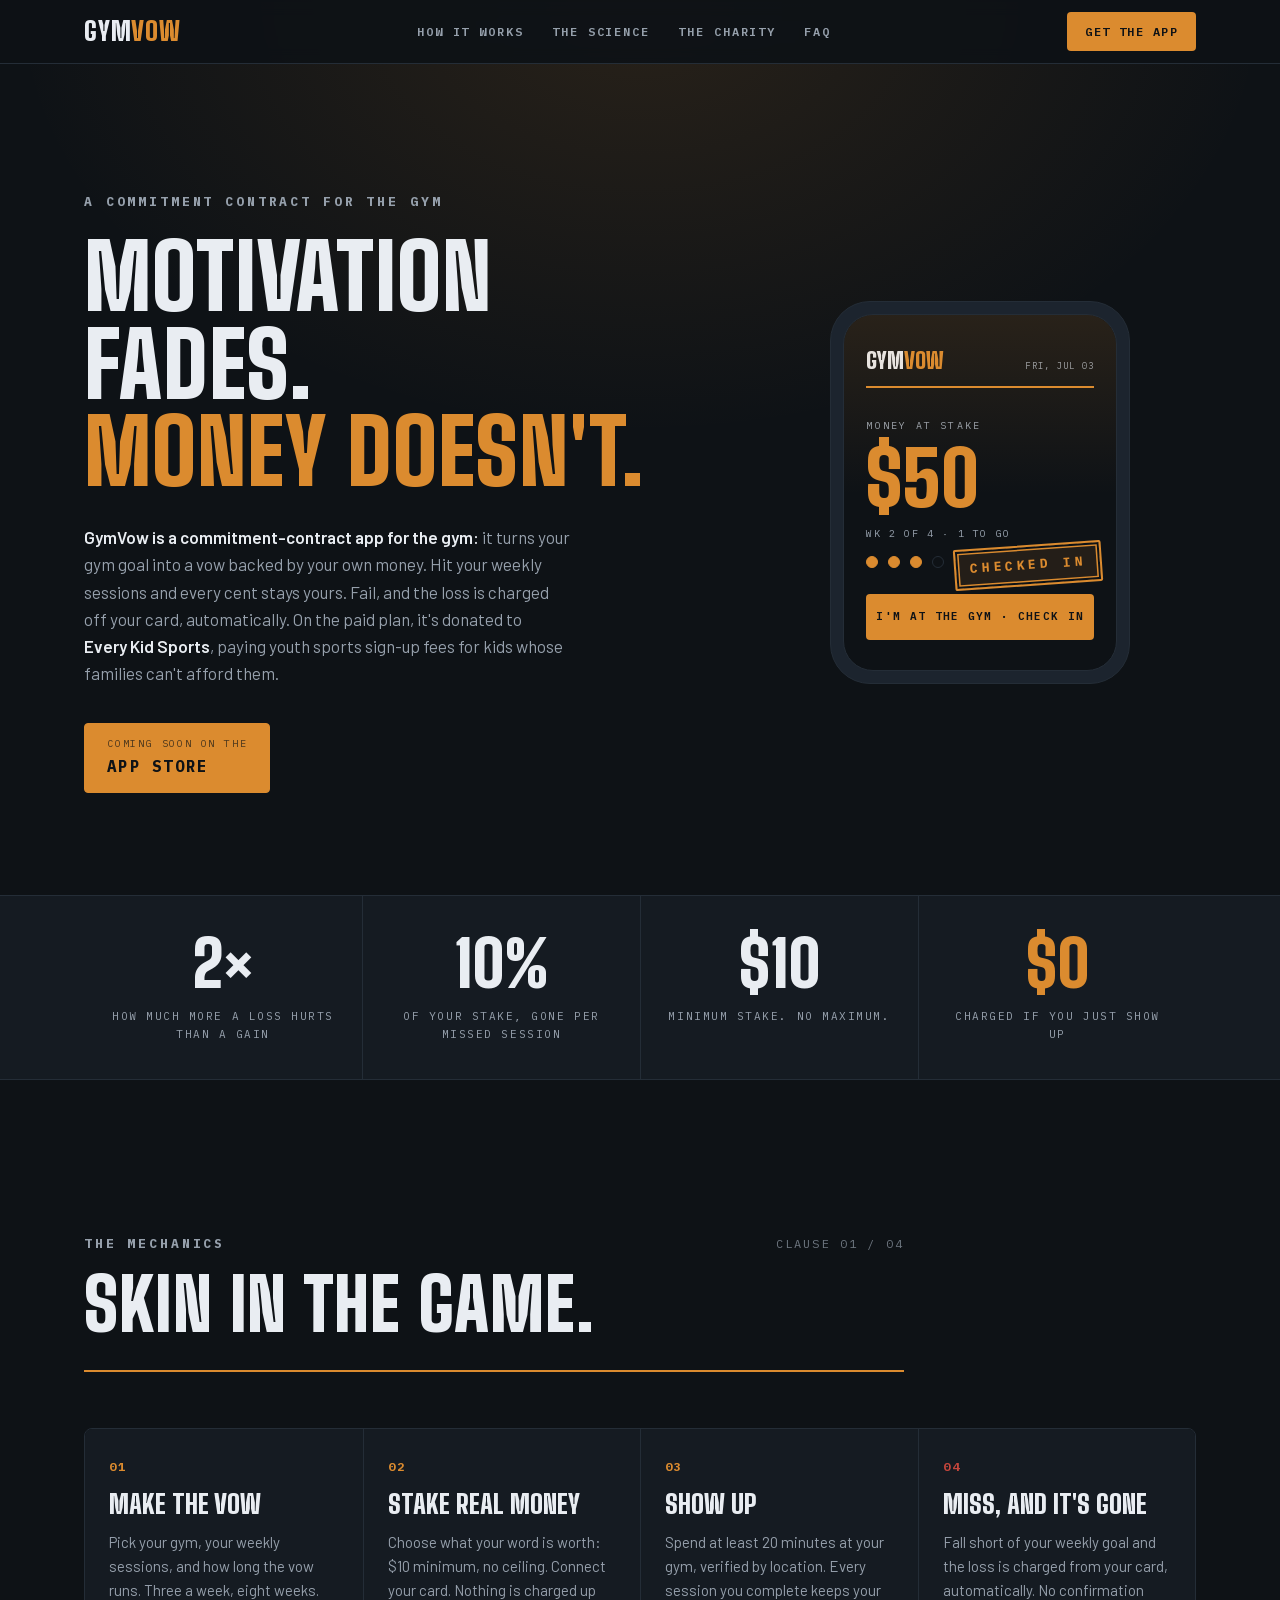
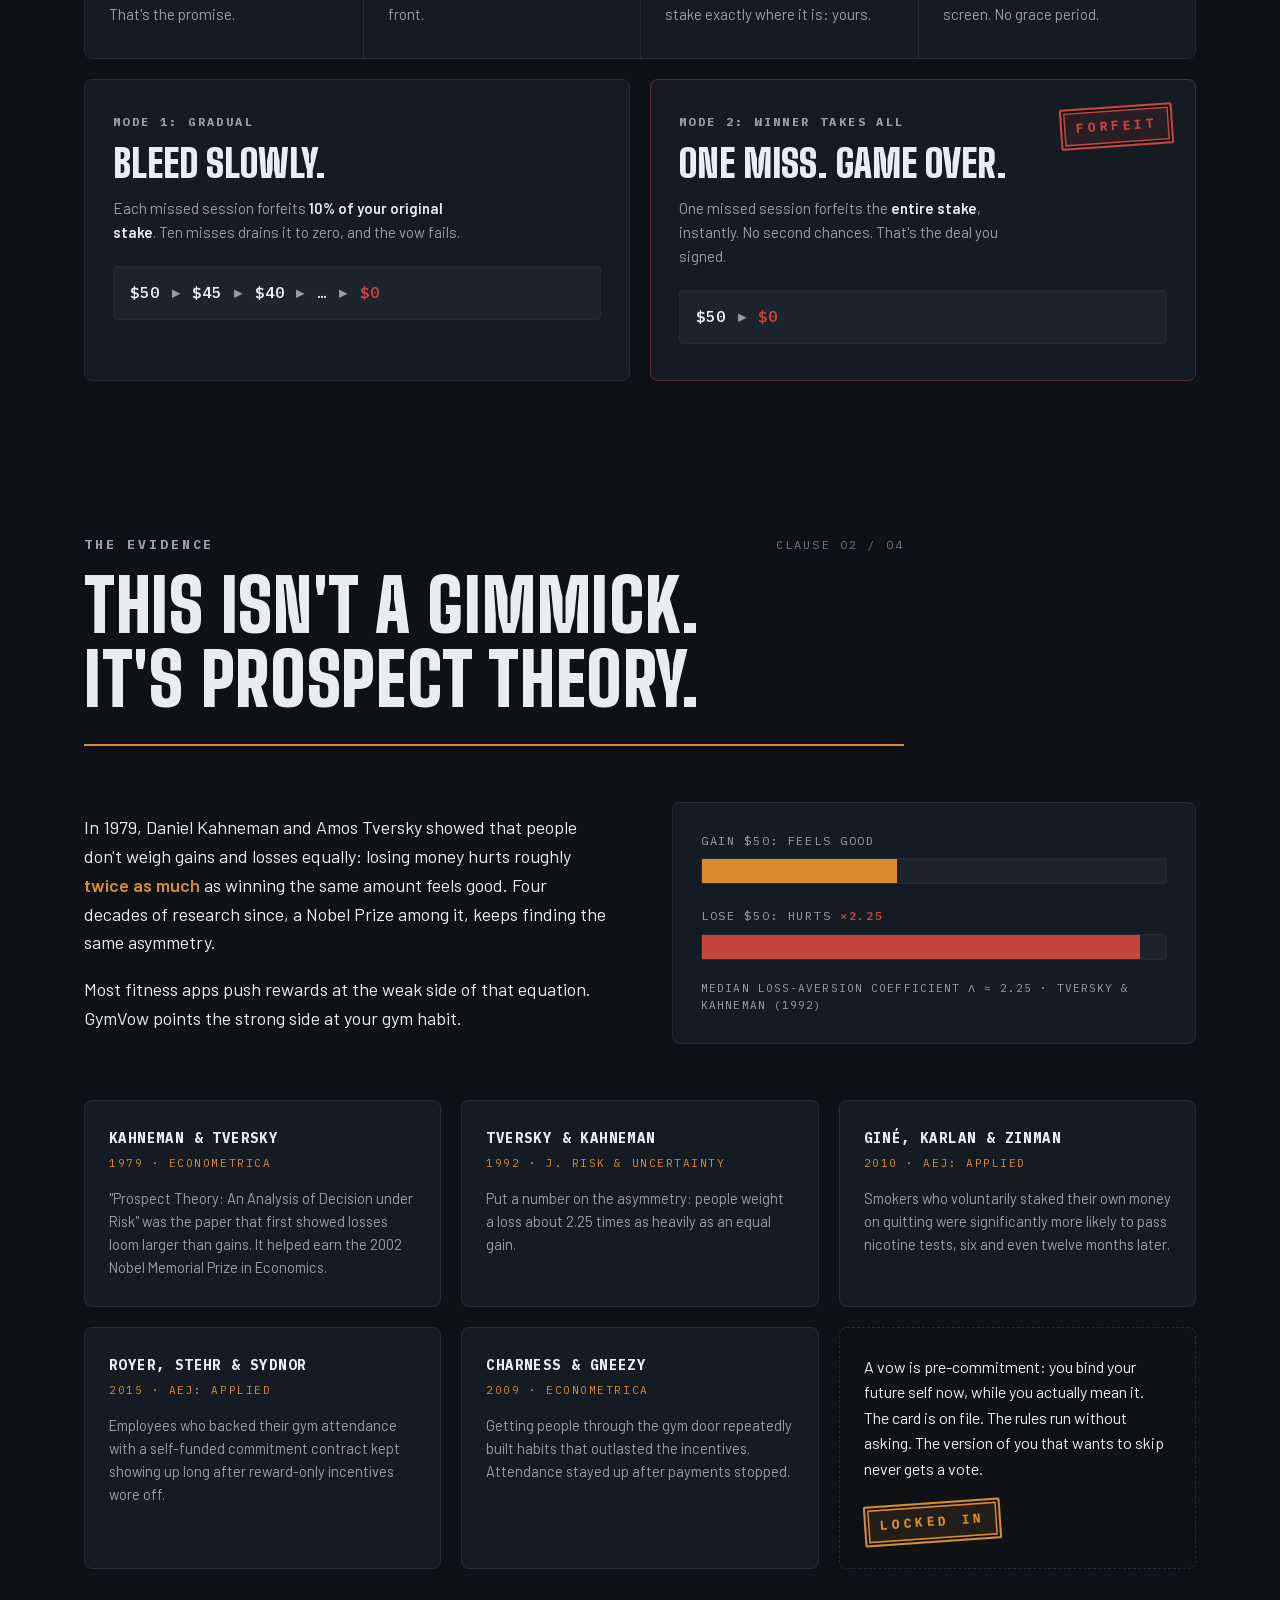
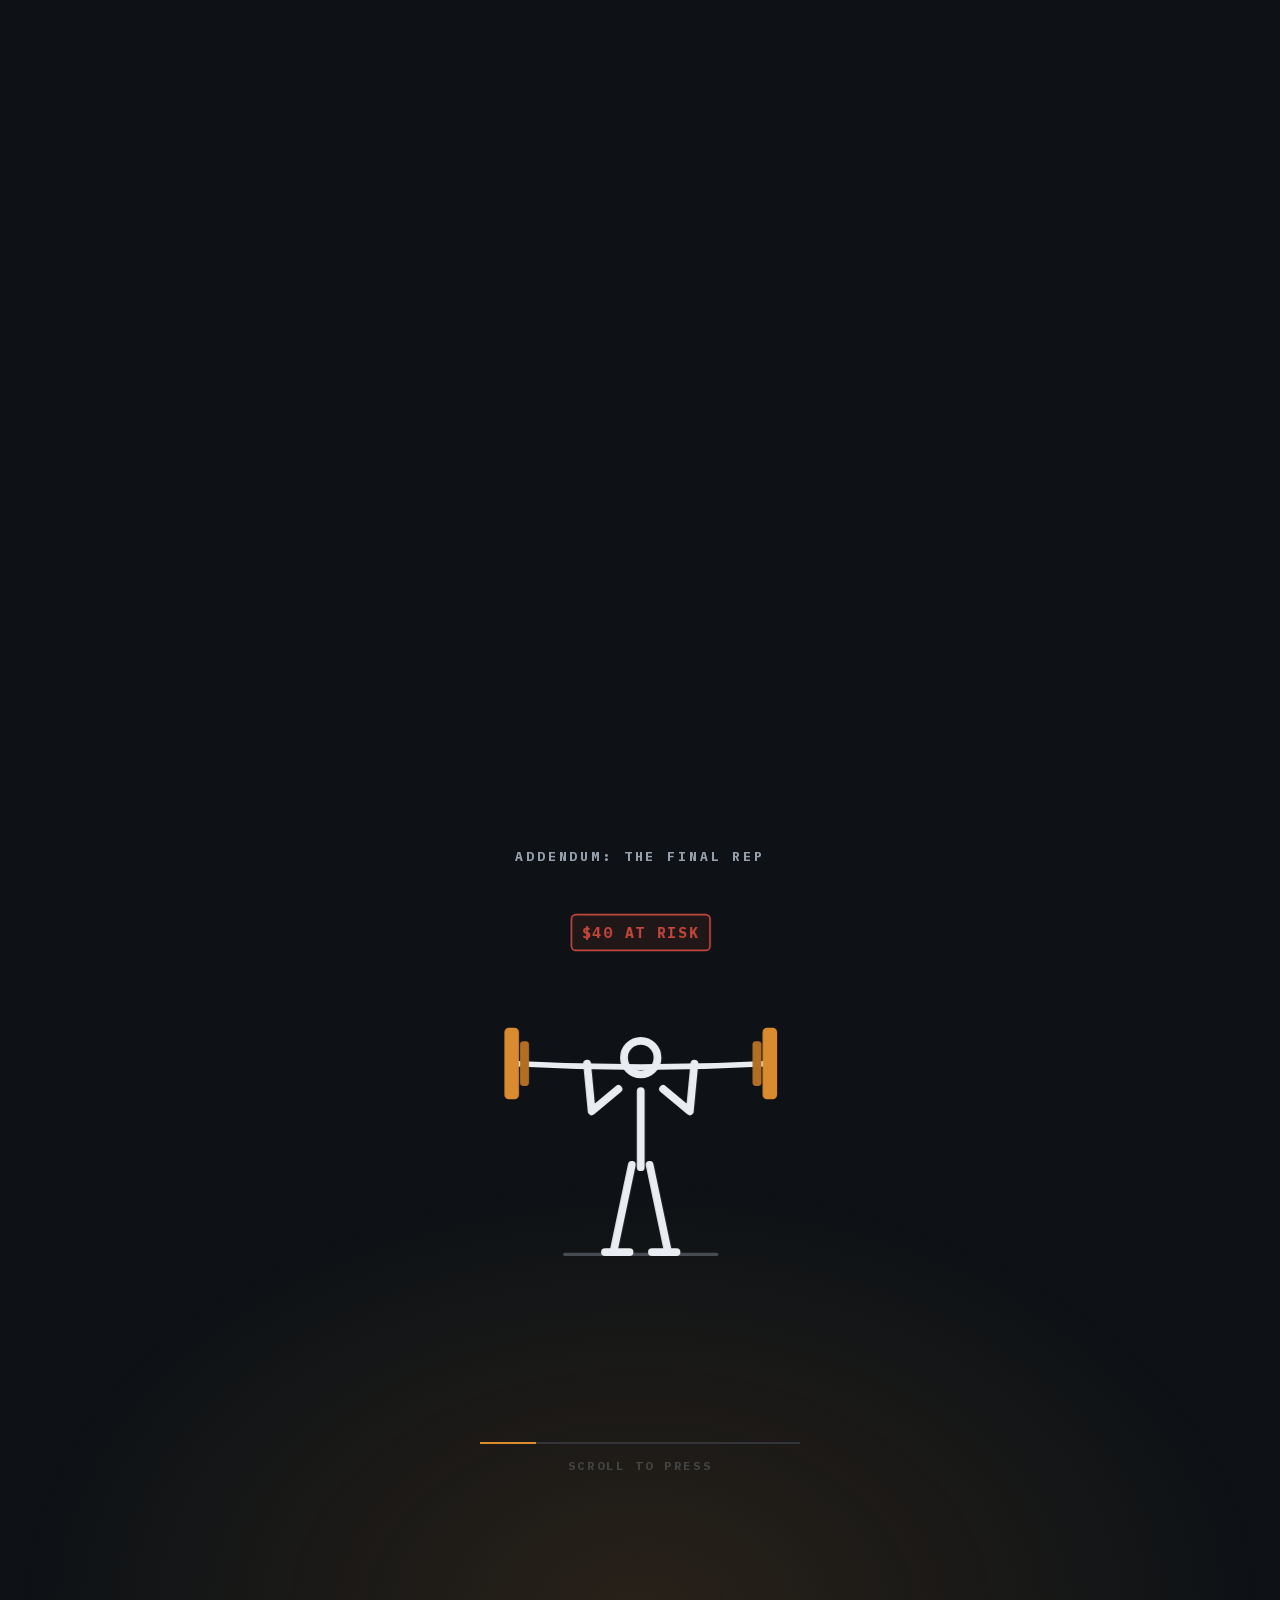
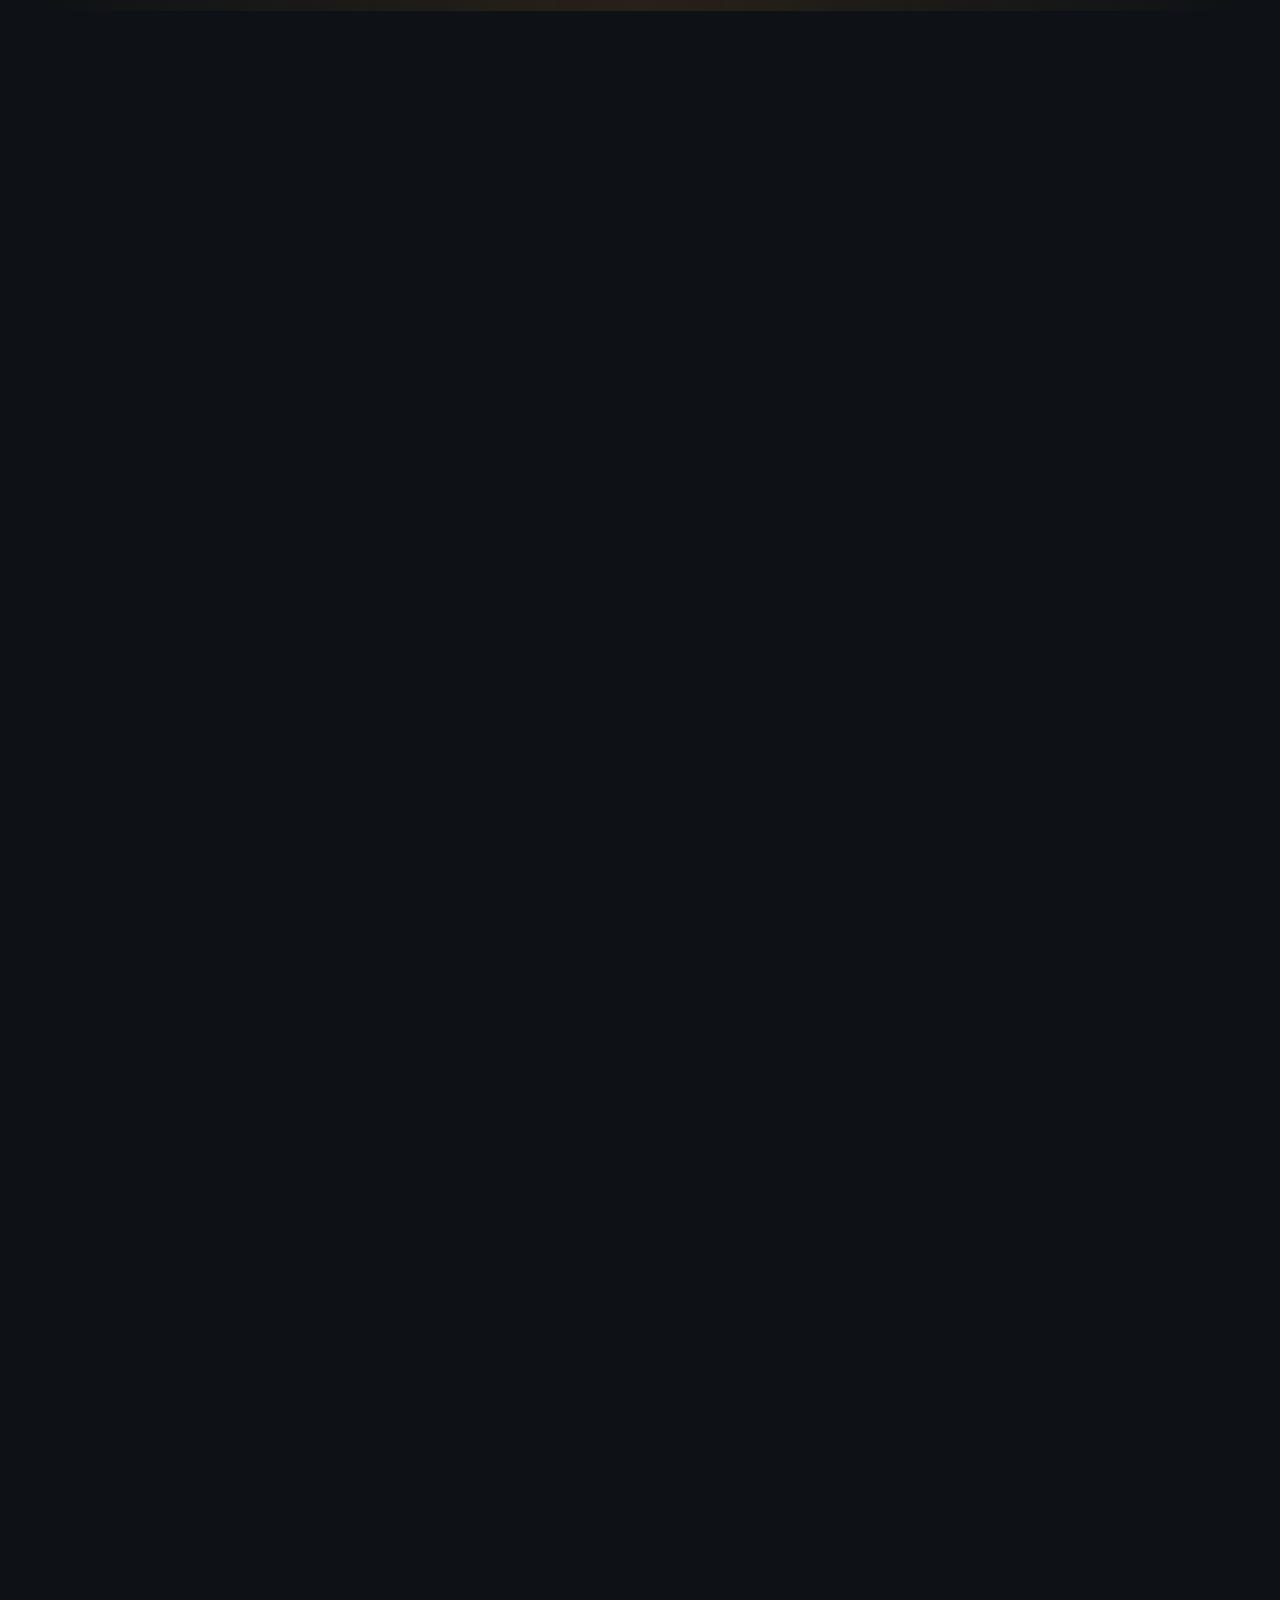
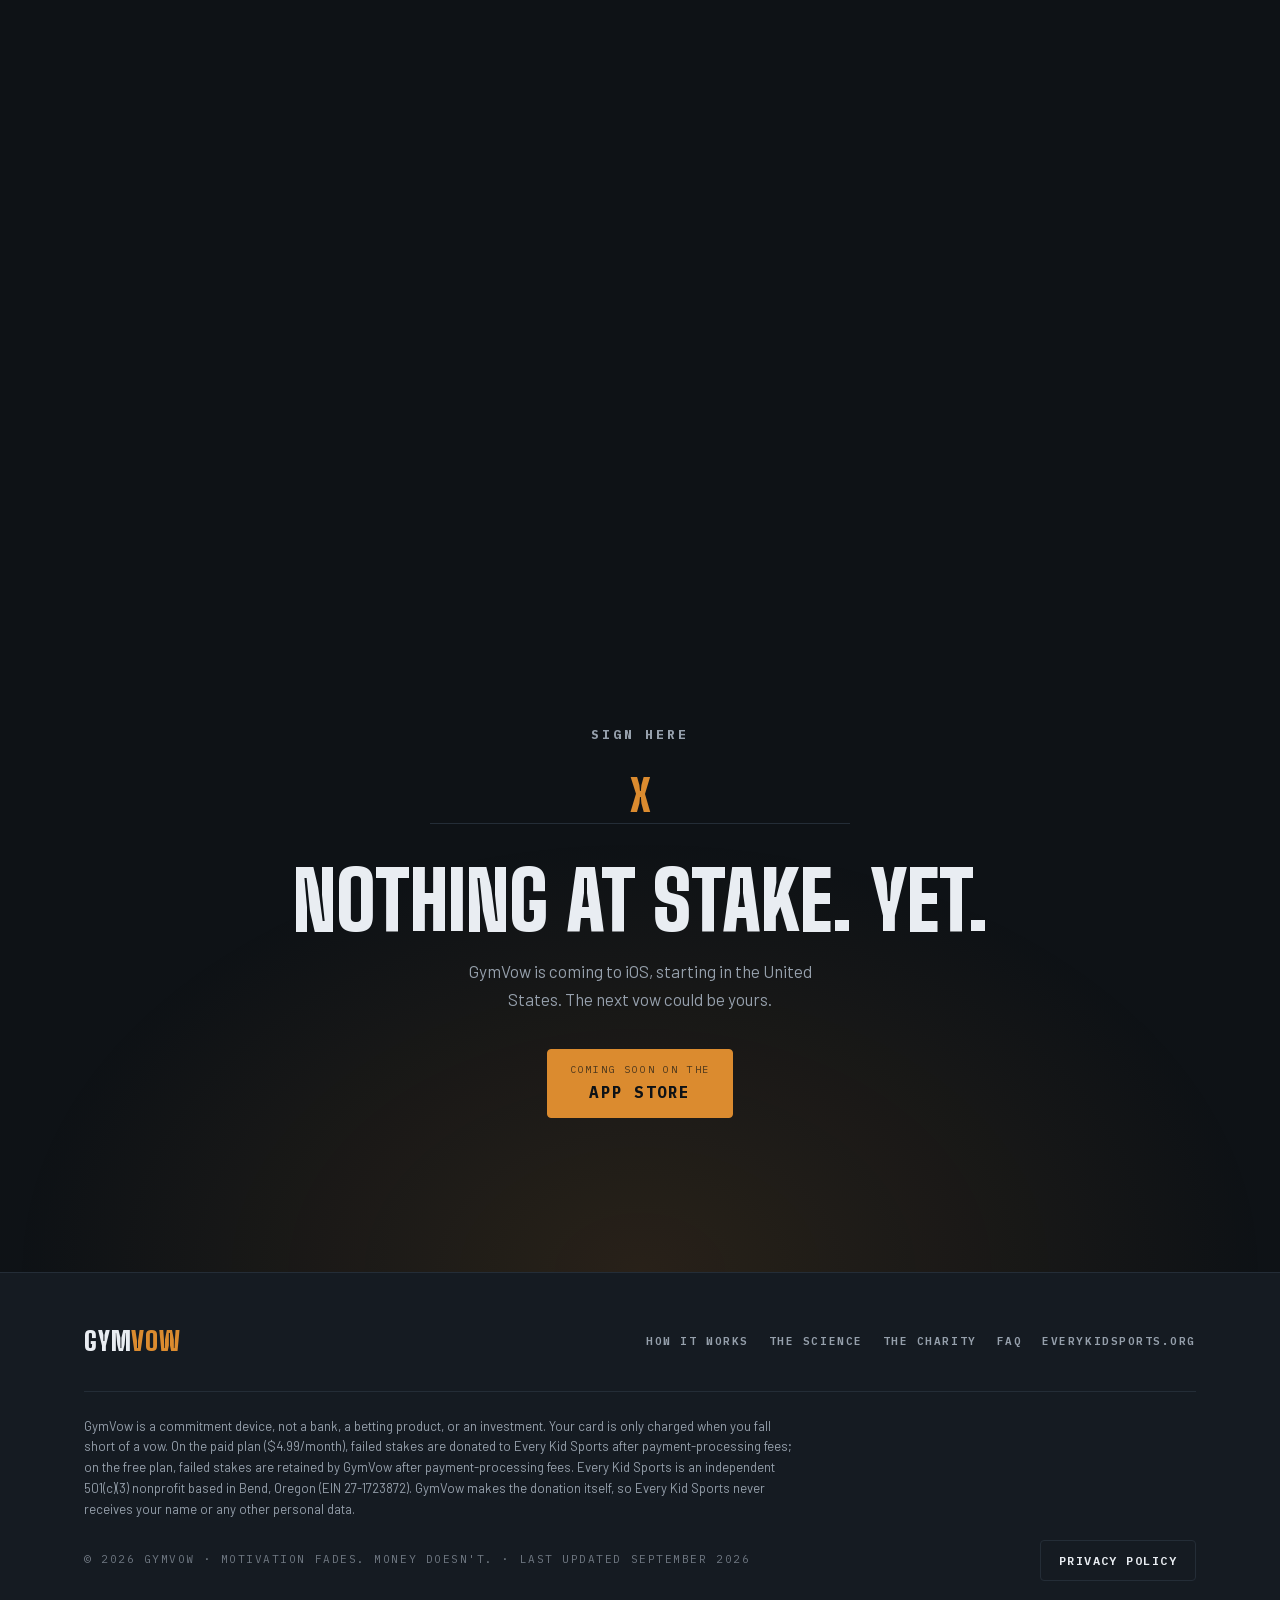
<file: index.html>
<!doctype html>
<html lang="en">
<head>
  <meta charset="utf-8">
  <meta name="viewport" content="width=device-width, initial-scale=1">
  <meta name="color-scheme" content="dark">
  <meta name="theme-color" content="#0E1216">
  <title>GymVow: Stake real money on your gym goal</title>
  <meta name="description" content="GymVow is a commitment contract for the gym: stake real money on your weekly goal, verified by time at your gym. Show up and keep every cent. Fail on the paid plan, and your stake is donated to Every Kid Sports.">
  <link rel="canonical" href="https://gymvow.me/">
  <link rel="icon" href="assets/favicon.svg" type="image/svg+xml">
  <link rel="apple-touch-icon" href="assets/apple-touch-icon.png">

  <!-- Open Graph / social -->
  <meta property="og:type" content="website">
  <meta property="og:site_name" content="GymVow">
  <meta property="og:title" content="GymVow: Stake real money on your gym goal">
  <meta property="og:description" content="A commitment contract for the gym: stake real money on your weekly goal. Show up and keep it. Fail on the paid plan, and it's donated to Every Kid Sports.">
  <meta property="og:url" content="https://gymvow.me/">
  <meta property="og:image" content="https://gymvow.me/assets/og-image.jpg">
  <meta property="og:image:width" content="1200">
  <meta property="og:image:height" content="630">
  <meta property="og:image:alt" content="GymVow. Motivation fades. Money doesn't.">
  <meta property="og:locale" content="en_US">
  <meta name="twitter:card" content="summary_large_image">
  <meta name="twitter:title" content="GymVow: Stake real money on your gym goal">
  <meta name="twitter:description" content="A commitment contract for the gym: stake real money on your weekly goal. Show up and keep it, or lose the stake.">
  <meta name="twitter:image" content="https://gymvow.me/assets/og-image.jpg">
  <link rel="preload" href="assets/fonts/big-shoulders-900.woff2" as="font" type="font/woff2" crossorigin>
  <link rel="preload" href="assets/fonts/barlow-400.woff2" as="font" type="font/woff2" crossorigin>
  <link rel="preload" href="assets/fonts/plex-mono-700.woff2" as="font" type="font/woff2" crossorigin>
  <link rel="stylesheet" href="css/styles.css">

  <!-- Structured data for search & AI engines -->
  <script type="application/ld+json">
  {
    "@context": "https://schema.org",
    "@graph": [
      {
        "@type": "Organization",
        "@id": "https://gymvow.me/#org",
        "name": "GymVow",
        "url": "https://gymvow.me/",
        "description": "GymVow is an iOS commitment-contract app for the gym that lets you stake real money on your weekly workout goal, verified by location. On the paid plan, forfeited stakes are donated to Every Kid Sports, a U.S. nonprofit that pays youth sports registration fees for kids from low-income families.",
        "logo": "https://gymvow.me/assets/favicon.svg"
      },
      {
        "@type": "WebSite",
        "@id": "https://gymvow.me/#website",
        "url": "https://gymvow.me/",
        "name": "GymVow",
        "description": "A commitment contract for the gym: stake real money on your weekly goal.",
        "publisher": { "@id": "https://gymvow.me/#org" },
        "dateModified": "2026-09-16"
      },
      {
        "@type": "FAQPage",
        "mainEntity": [
          {
            "@type": "Question",
            "name": "What happens if I complete my vow?",
            "acceptedAnswer": { "@type": "Answer", "text": "Nothing. Your card is never charged. GymVow doesn't hold your stake up front, so completing a vow costs $0. Money only ever moves when you miss." }
          },
          {
            "@type": "Question",
            "name": "What does one missed session cost?",
            "acceptedAnswer": { "@type": "Answer", "text": "It depends on your mode. Gradual: every miss forfeits 10% of your original stake, so ten misses drains it and fails the vow. Winner Takes All: the first miss forfeits everything, instantly." }
          },
          {
            "@type": "Question",
            "name": "When is my card actually charged?",
            "acceptedAnswer": { "@type": "Answer", "text": "When a week of your vow closes with fewer check-ins than your goal. The shortfall is charged automatically, so you're never asked to confirm your own penalty." }
          },
          {
            "@type": "Question",
            "name": "Do I need a payment method on file?",
            "acceptedAnswer": { "@type": "Answer", "text": "Yes. An active vow requires a valid payment method. If yours is missing or invalid, you get a warning and seven days to add one. If you don't, your vow is cancelled." }
          },
          {
            "@type": "Question",
            "name": "How does GymVow know I went to the gym?",
            "acceptedAnswer": { "@type": "Answer", "text": "Stay at your selected gym for at least 20 minutes. GymVow verifies the session from your location. No photos, no honor system." }
          },
          {
            "@type": "Question",
            "name": "How much do I have to stake?",
            "acceptedAnswer": { "@type": "Answer", "text": "$10 minimum, no maximum. Pick a number that would genuinely sting to lose. That sting is the product." }
          },
          {
            "@type": "Question",
            "name": "Who gets my money if I fail?",
            "acceptedAnswer": { "@type": "Answer", "text": "It depends on your plan. On the free plan, failed stakes go to GymVow after Stripe's payment-processing fees. On the paid plan ($4.99/month), failed stakes are donated to Every Kid Sports after Stripe's fees, and GymVow keeps nothing." }
          },
          {
            "@type": "Question",
            "name": "What's the difference between the free and paid plan?",
            "acceptedAnswer": { "@type": "Answer", "text": "Both plans have the full accountability mechanics. The free plan costs nothing monthly; if you fail a vow, the stake goes to GymVow. The paid plan is $4.99/month; if you fail, the stake is donated to Every Kid Sports. Stripe's payment-processing fees are deducted either way." }
          }
        ]
      }
    ]
  }
  </script>
</head>
<body>
  <a class="skip-link" href="#main">Skip to content</a>

  <header class="nav" id="top">
    <div class="container nav-inner">
      <a class="wordmark" href="#top" aria-label="GymVow, back to top">GYM<span>VOW</span></a>
      <nav class="nav-links" id="site-nav" aria-label="Sections">
        <a href="#mechanics">How it works</a>
        <a href="#science">The science</a>
        <a href="#charity">The charity</a>
        <a href="#faq">FAQ</a>
      </nav>
      <div class="nav-actions">
        <a class="btn btn-primary btn-small" href="#get">Get the app</a>
        <button class="nav-toggle" type="button" aria-expanded="false" aria-controls="site-nav" hidden>Menu</button>
      </div>
    </div>
  </header>

  <main id="main">

    <!-- ============ HERO ============ -->
    <section class="hero">
      <div class="lamplight" aria-hidden="true"></div>
      <div class="container hero-grid">
        <div class="hero-copy">
          <p class="eyebrow">A commitment contract for the gym</p>
          <h1 class="hero-title">Motivation fades.<br><span class="amber">Money doesn't.</span></h1>
          <p class="hero-sub"><strong>GymVow is a commitment-contract app for the gym:</strong> it turns your gym goal into a vow backed by your own money. Hit your weekly sessions and every cent stays yours. Fail, and the loss is charged off your card, automatically. On the paid plan, it's donated to <strong>Every&nbsp;Kid&nbsp;Sports</strong>, paying youth sports sign-up fees for kids whose families can't afford them.</p>
          <div class="store-row">
            <span class="store-btn store-btn--primary">
              <span class="store-btn-small">Coming soon on the</span>
              <span class="store-btn-big">App Store</span>
            </span>
          </div>
        </div>

        <div class="hero-phone" aria-hidden="true">
          <div class="phone">
            <div class="phone-screen">
              <div class="phone-lamp"></div>
              <div class="phone-masthead">
                <span class="phone-wordmark">GYM<em>VOW</em></span>
                <span class="phone-slug">FRI, JUL 03</span>
              </div>
              <div class="phone-rule"></div>
              <p class="phone-label">Money at stake</p>
              <p class="phone-money">$50</p>
              <p class="phone-week">WK 2 OF 4 · 1 TO GO</p>
              <div class="phone-dots">
                <span class="dot dot--fill"></span>
                <span class="dot dot--fill"></span>
                <span class="dot dot--fill"></span>
                <span class="dot"></span>
              </div>
              <div class="phone-cta">I'm at the gym · Check in</div>
              <div class="stamp stamp--amber phone-stamp">Checked in</div>
            </div>
          </div>
        </div>
      </div>
    </section>

    <!-- ============ STAT TAPE ============ -->
    <section class="tape reveal" aria-label="Key numbers">
      <div class="container tape-grid">
        <div class="tape-stat">
          <p class="tape-num">2×</p>
          <p class="tape-label">How much more a loss hurts than a gain</p>
        </div>
        <div class="tape-stat">
          <p class="tape-num">10%</p>
          <p class="tape-label">Of your stake, gone per missed session</p>
        </div>
        <div class="tape-stat">
          <p class="tape-num">$10</p>
          <p class="tape-label">Minimum stake. No maximum.</p>
        </div>
        <div class="tape-stat">
          <p class="tape-num amber">$0</p>
          <p class="tape-label">Charged if you just show up</p>
        </div>
      </div>
    </section>

    <!-- ============ MECHANICS ============ -->
    <section class="section" id="mechanics">
      <div class="container">
        <header class="section-head reveal">
          <div class="section-meta">
            <p class="eyebrow">The mechanics</p>
            <p class="clause">Clause 01 / 04</p>
          </div>
          <h2 class="section-title">Skin in the game.</h2>
          <hr class="rule-heavy">
        </header>

        <ol class="steps">
          <li class="step reveal">
            <p class="step-num">01</p>
            <h3 class="step-title">Make the vow</h3>
            <p class="step-text">Pick your gym, your weekly sessions, and how long the vow runs. Three a week, eight weeks. That's the promise.</p>
          </li>
          <li class="step reveal" data-delay="1">
            <p class="step-num">02</p>
            <h3 class="step-title">Stake real money</h3>
            <p class="step-text">Choose what your word is worth: $10 minimum, no ceiling. Connect your card. Nothing is charged up front.</p>
          </li>
          <li class="step reveal" data-delay="2">
            <p class="step-num">03</p>
            <h3 class="step-title">Show up</h3>
            <p class="step-text">Spend at least 20 minutes at your gym, verified by location. Every session you complete keeps your stake exactly where it is: yours.</p>
          </li>
          <li class="step reveal" data-delay="3">
            <p class="step-num">04</p>
            <h3 class="step-title">Miss, and it's gone</h3>
            <p class="step-text">Fall short of your weekly goal and the loss is charged from your card, automatically. No confirmation screen. No grace period.</p>
          </li>
        </ol>

        <div class="modes">
          <article class="card mode reveal">
            <p class="mode-kicker">Mode 1: Gradual</p>
            <h3 class="mode-title">Bleed slowly.</h3>
            <p class="mode-text">Each missed session forfeits <strong>10% of your original stake</strong>. Ten misses drains it to zero, and the vow fails.</p>
            <p class="mode-example">$50 <span class="sep">▸</span> $45 <span class="sep">▸</span> $40 <span class="sep">▸</span> … <span class="sep">▸</span> <span class="crimson">$0</span></p>
          </article>
          <article class="card mode mode--danger reveal" data-delay="1">
            <p class="mode-kicker crimson">Mode 2: Winner takes all</p>
            <h3 class="mode-title">One miss. Game over.</h3>
            <p class="mode-text">One missed session forfeits the <strong>entire stake</strong>, instantly. No second chances. That's the deal you signed.</p>
            <p class="mode-example">$50 <span class="sep">▸</span> <span class="crimson">$0</span></p>
            <div class="stamp stamp--crimson mode-stamp" aria-hidden="true">Forfeit</div>
          </article>
        </div>
      </div>
    </section>

    <!-- ============ SCIENCE ============ -->
    <section class="section" id="science">
      <div class="container">
        <header class="section-head reveal">
          <div class="section-meta">
            <p class="eyebrow">The evidence</p>
            <p class="clause">Clause 02 / 04</p>
          </div>
          <h2 class="section-title">This isn't a gimmick.<br>It's prospect theory.</h2>
          <hr class="rule-heavy">
        </header>

        <div class="science-grid">
          <div class="science-lead reveal">
            <p>In 1979, Daniel Kahneman and Amos Tversky showed that people don't weigh gains and losses equally: losing money hurts roughly <strong>twice as much</strong> as winning the same amount feels good. Four decades of research since, a Nobel Prize among it, keeps finding the same asymmetry.</p>
            <p>Most fitness apps push rewards at the weak side of that equation. GymVow points the strong side at your gym habit.</p>
          </div>

          <figure class="asymmetry reveal" data-delay="1">
            <div class="bar-row">
              <p class="bar-label">Gain $50: feels good</p>
              <div class="bar-track"><div class="bar-fill bar-fill--gain"></div></div>
            </div>
            <div class="bar-row">
              <p class="bar-label">Lose $50: hurts <strong>×2.25</strong></p>
              <div class="bar-track"><div class="bar-fill bar-fill--loss"></div></div>
            </div>
            <figcaption class="bar-caption">Median loss-aversion coefficient λ ≈ 2.25 · Tversky &amp; Kahneman (1992)</figcaption>
          </figure>
        </div>

        <div class="citations">
          <article class="card cite reveal">
            <p class="cite-authors">Kahneman &amp; Tversky</p>
            <p class="cite-ref">1979 · Econometrica</p>
            <p class="cite-text">"Prospect Theory: An Analysis of Decision under Risk" was the paper that first showed losses loom larger than gains. It helped earn the 2002 Nobel Memorial Prize in Economics.</p>
          </article>
          <article class="card cite reveal" data-delay="1">
            <p class="cite-authors">Tversky &amp; Kahneman</p>
            <p class="cite-ref">1992 · J. Risk &amp; Uncertainty</p>
            <p class="cite-text">Put a number on the asymmetry: people weight a loss about 2.25 times as heavily as an equal gain.</p>
          </article>
          <article class="card cite reveal" data-delay="2">
            <p class="cite-authors">Giné, Karlan &amp; Zinman</p>
            <p class="cite-ref">2010 · AEJ: Applied</p>
            <p class="cite-text">Smokers who voluntarily staked their own money on quitting were significantly more likely to pass nicotine tests, six and even twelve months later.</p>
          </article>
          <article class="card cite reveal" data-delay="3">
            <p class="cite-authors">Royer, Stehr &amp; Sydnor</p>
            <p class="cite-ref">2015 · AEJ: Applied</p>
            <p class="cite-text">Employees who backed their gym attendance with a self-funded commitment contract kept showing up long after reward-only incentives wore off.</p>
          </article>
          <article class="card cite reveal" data-delay="4">
            <p class="cite-authors">Charness &amp; Gneezy</p>
            <p class="cite-ref">2009 · Econometrica</p>
            <p class="cite-text">Getting people through the gym door repeatedly built habits that outlasted the incentives. Attendance stayed up after payments stopped.</p>
          </article>
          <article class="cite cite--closing reveal" data-delay="5">
            <p class="cite-closing-text">A vow is pre-commitment: you bind your future self now, while you actually mean it. The card is on file. The rules run without asking. The version of you that wants to skip never gets a vote.</p>
            <div class="stamp stamp--amber" aria-hidden="true">Locked in</div>
          </article>
        </div>
      </div>
    </section>

    <!-- ============ CHARITY ============ -->
    <section class="section" id="charity">
      <div class="container">
        <header class="section-head reveal">
          <div class="section-meta">
            <p class="eyebrow">The charity partner</p>
            <p class="clause">Clause 03 / 04</p>
          </div>
          <h2 class="section-title">Your worst case is a kid's best case.</h2>
          <hr class="rule-heavy">
        </header>

        <p class="charity-lead reveal">Where a failed stake goes depends on your plan. On the <strong>free plan</strong>, it goes to GymVow. On the <strong>paid plan ($4.99 a month)</strong>, it's donated to <strong>Every Kid Sports</strong>, our charity partner: a U.S. 501(c)(3) nonprofit that pays youth sports registration fees for kids from low-income families. Fail your vow, and you're still paying a kid's way onto the team.</p>

        <div class="modes">
          <article class="card mode reveal">
            <p class="mode-kicker">Free plan: $0/month</p>
            <h3 class="mode-title">Accountability, plain.</h3>
            <p class="mode-text">The full mechanism, no subscription. If you fail your vow, the stake goes to <strong>GymVow</strong>, after Stripe's payment-processing fees.</p>
          </article>
          <article class="card mode reveal" data-delay="1">
            <p class="mode-kicker amber">Paid plan: $4.99/month</p>
            <h3 class="mode-title">Fail toward a good cause.</h3>
            <p class="mode-text">If you fail your vow, the stake is donated to <strong>Every Kid Sports</strong>. Only Stripe's payment-processing fees come out. GymVow keeps nothing.</p>
          </article>
        </div>

        <div class="flow reveal" data-delay="1">
          <div class="flow-node flow-node--loss">
            <p class="flow-kicker crimson">You fail your vow</p>
            <p class="flow-big crimson">−$50</p>
            <p class="flow-text">Your stake, charged off your card on the paid plan.</p>
          </div>
          <div class="flow-link" aria-hidden="true"></div>
          <div class="flow-node">
            <p class="flow-kicker">Every Kid Sports</p>
            <p class="flow-big">Donated</p>
            <p class="flow-text">Everything after Stripe's processing fee is passed through. GymVow keeps $0.</p>
          </div>
          <div class="flow-link flow-link--warm" aria-hidden="true"></div>
          <div class="flow-node flow-node--win">
            <p class="flow-kicker amber">The principle</p>
            <p class="flow-big amber">Play</p>
            <p class="flow-text">Every Kid Sports believes no kid should be priced out of the game. Its Every Kid Sports Pass pays up to $150 in registration fees for community leagues, parks and rec, and school teams, for kids aged 4 to 18 whose families are on SNAP, WIC, or Medicaid.</p>
          </div>
        </div>

        <div class="charity-bottom">
          <div class="card ledger reveal">
            <p class="ledger-head">The ledger, plainly</p>
            <div class="ledger-row">
              <span class="ledger-label">You complete your vow</span>
              <strong class="ledger-value amber">$0 charged</strong>
            </div>
            <hr class="rule-hair">
            <div class="ledger-row">
              <span class="ledger-label">You fail on the free plan</span>
              <strong class="ledger-value crimson">Stake → GymVow</strong>
            </div>
            <hr class="rule-hair">
            <div class="ledger-row">
              <span class="ledger-label">You fail on the paid plan</span>
              <strong class="ledger-value crimson">Stake → Every Kid Sports</strong>
            </div>
            <hr class="rule-hair">
            <div class="ledger-row">
              <span class="ledger-label">Stripe's processing fees</span>
              <strong class="ledger-value">Deducted from failed stakes</strong>
            </div>
          </div>
          <p class="charity-link-line reveal" data-delay="1">Either way, somebody wins. Preferably you.<br><a class="link-amber" href="https://everykidsports.org" target="_blank" rel="noopener noreferrer">Read about Every Kid Sports' work at everykidsports.org →</a></p>
        </div>
      </div>
    </section>

    <!-- ============ FAQ ============ -->
    <section class="section" id="faq">
      <div class="container">
        <header class="section-head reveal">
          <div class="section-meta">
            <p class="eyebrow">Questions</p>
            <p class="clause">Clause 04 / 04</p>
          </div>
          <h2 class="section-title">The fine print, out loud.</h2>
          <hr class="rule-heavy">
        </header>

        <div class="faq-list reveal">
          <details class="faq-item">
            <summary>What happens if I complete my vow?</summary>
            <p>Nothing. Your card is never charged. GymVow doesn't hold your stake up front, so completing a vow costs $0. Money only ever moves when you miss.</p>
          </details>
          <details class="faq-item">
            <summary>What does one missed session cost?</summary>
            <p>Depends on your mode. <strong>Gradual:</strong> every miss forfeits 10% of your original stake, so ten misses drains it and fails the vow. <strong>Winner Takes All:</strong> the first miss forfeits everything, instantly.</p>
          </details>
          <details class="faq-item">
            <summary>When is my card actually charged?</summary>
            <p>When a week of your vow closes with fewer check-ins than your goal. The shortfall is charged automatically, so you're never asked to confirm your own penalty.</p>
          </details>
          <details class="faq-item">
            <summary>Do I need a payment method on file?</summary>
            <p>Yes. An active vow requires a valid payment method. If yours is missing or invalid, you get a warning and <strong>seven days</strong> to add one. If you don't, your vow is cancelled.</p>
          </details>
          <details class="faq-item">
            <summary>How does GymVow know I went to the gym?</summary>
            <p>Stay at your selected gym for at least <strong>20 minutes</strong>. GymVow verifies the session from your location. No photos, no honor system.</p>
          </details>
          <details class="faq-item">
            <summary>How much do I have to stake?</summary>
            <p><strong>$10 minimum, no maximum.</strong> Pick a number that would genuinely sting to lose. That sting is the product.</p>
          </details>
          <details class="faq-item">
            <summary>Who gets my money if I fail?</summary>
            <p>Depends on your plan. <strong>Free:</strong> failed stakes go to GymVow, after Stripe's payment-processing fees. <strong>Paid ($4.99/month):</strong> failed stakes are donated to Every Kid Sports (<a class="link-amber" href="https://everykidsports.org" target="_blank" rel="noopener noreferrer">everykidsports.org</a>) after Stripe's fees, and GymVow keeps nothing.</p>
          </details>
          <details class="faq-item">
            <summary>What's the difference between the free and paid plan?</summary>
            <p>Both have the full accountability mechanics. <strong>Free</strong> costs nothing monthly; if you fail, the stake goes to GymVow. <strong>Paid</strong> is $4.99/month; if you fail, the stake is donated to Every Kid Sports. Stripe's processing fees are deducted either way.</p>
          </details>
        </div>
      </div>
    </section>

    <!-- ============ FINAL REP ============ -->
    <section class="press-track" id="final-rep" aria-label="The final rep">
      <div class="press-pin">
        <div class="lamplight lamplight--low" aria-hidden="true"></div>
        <p class="eyebrow press-eyebrow">Addendum: the final rep</p>

        <div class="press-stage" id="press-stage">
          <svg class="press-svg" viewBox="0 0 320 340" role="img" aria-label="A lifter pressing a barbell overhead. Scrolling completes the rep and protects the stake.">
            <g class="press-chip">
              <rect x="98" y="22" width="124" height="32" rx="4"></rect>
              <text id="press-chip-text" x="160" y="43" text-anchor="middle">$40 AT RISK</text>
            </g>
            <line class="press-ground" x1="92" y1="326" x2="228" y2="326"></line>
            <g class="press-lifter">
              <line x1="152" y1="246" x2="136" y2="322"></line>
              <line x1="168" y1="246" x2="184" y2="322"></line>
              <line x1="128" y1="324" x2="150" y2="324"></line>
              <line x1="170" y1="324" x2="192" y2="324"></line>
              <line x1="160" y1="248" x2="160" y2="180"></line>
              <circle class="press-head" cx="160" cy="150" r="15"></circle>
              <polyline id="press-arm-l" points="140,178 114,212 112,170"></polyline>
              <polyline id="press-arm-r" points="180,178 206,212 208,170"></polyline>
            </g>
            <g class="press-barbell">
              <path id="press-bar" d="M 44 170 Q 160 174 276 170"></path>
              <g id="press-plate-l">
                <rect x="38" y="138" width="13" height="64" rx="4"></rect>
                <rect x="52" y="150" width="8" height="40" rx="3"></rect>
              </g>
              <g id="press-plate-r">
                <rect x="269" y="138" width="13" height="64" rx="4"></rect>
                <rect x="260" y="150" width="8" height="40" rx="3"></rect>
              </g>
            </g>
          </svg>
          <div class="stamp stamp--amber press-stamp" aria-hidden="true">Lockout</div>
        </div>

        <div class="press-copy">
          <h2 class="press-title">Rep completed. <span class="amber">Stake protected.</span></h2>
          <p class="press-sub">Imagine this feeling after every workout.</p>
        </div>

        <div class="press-foot">
          <div class="press-meter" aria-hidden="true"><div class="press-meter-fill" id="press-meter-fill"></div></div>
          <p class="press-hint" id="press-hint">Scroll to press</p>
        </div>
      </div>
    </section>

    <!-- ============ FINAL CTA ============ -->
    <section class="cta" id="get">
      <div class="lamplight lamplight--low" aria-hidden="true"></div>
      <div class="container cta-inner reveal">
        <p class="eyebrow">Sign here</p>
        <p class="cta-x" aria-hidden="true">X</p>
        <hr class="cta-sigline" aria-hidden="true">
        <h2 class="cta-title">Nothing at stake. Yet.</h2>
        <p class="cta-sub">GymVow is coming to iOS, starting in the United States. The next vow could be yours.</p>
        <div class="store-row store-row--center">
          <span class="store-btn store-btn--primary">
            <span class="store-btn-small">Coming soon on the</span>
            <span class="store-btn-big">App Store</span>
          </span>
        </div>
      </div>
    </section>
  </main>

  <footer class="footer">
    <div class="container">
      <div class="footer-top">
        <a class="wordmark" href="#top">GYM<span>VOW</span></a>
        <nav class="footer-links" aria-label="Footer">
          <a href="#mechanics">How it works</a>
          <a href="#science">The science</a>
          <a href="#charity">The charity</a>
          <a href="#faq">FAQ</a>
          <a href="https://everykidsports.org" target="_blank" rel="noopener noreferrer">everykidsports.org</a>
        </nav>
      </div>
      <hr class="rule-hair">
      <p class="footer-fine">GymVow is a commitment device, not a bank, a betting product, or an investment. Your card is only charged when you fall short of a vow. On the paid plan ($4.99/month), failed stakes are donated to Every Kid Sports after payment-processing fees; on the free plan, failed stakes are retained by GymVow after payment-processing fees. Every Kid Sports is an independent 501(c)(3) nonprofit based in Bend, Oregon (EIN 27-1723872). GymVow makes the donation itself, so Every Kid Sports never receives your name or any other personal data.</p>
      <div class="footer-bottom">
        <p class="footer-copy">© 2026 GymVow · Motivation fades. Money doesn't. · <span>Last updated <time datetime="2026-09">September 2026</time></span></p>
        <a class="btn btn-ghost btn-small" href="privacy/">Privacy Policy</a>
      </div>
    </div>
  </footer>

  <script src="js/main.js"></script>
</body>
</html>
</file>
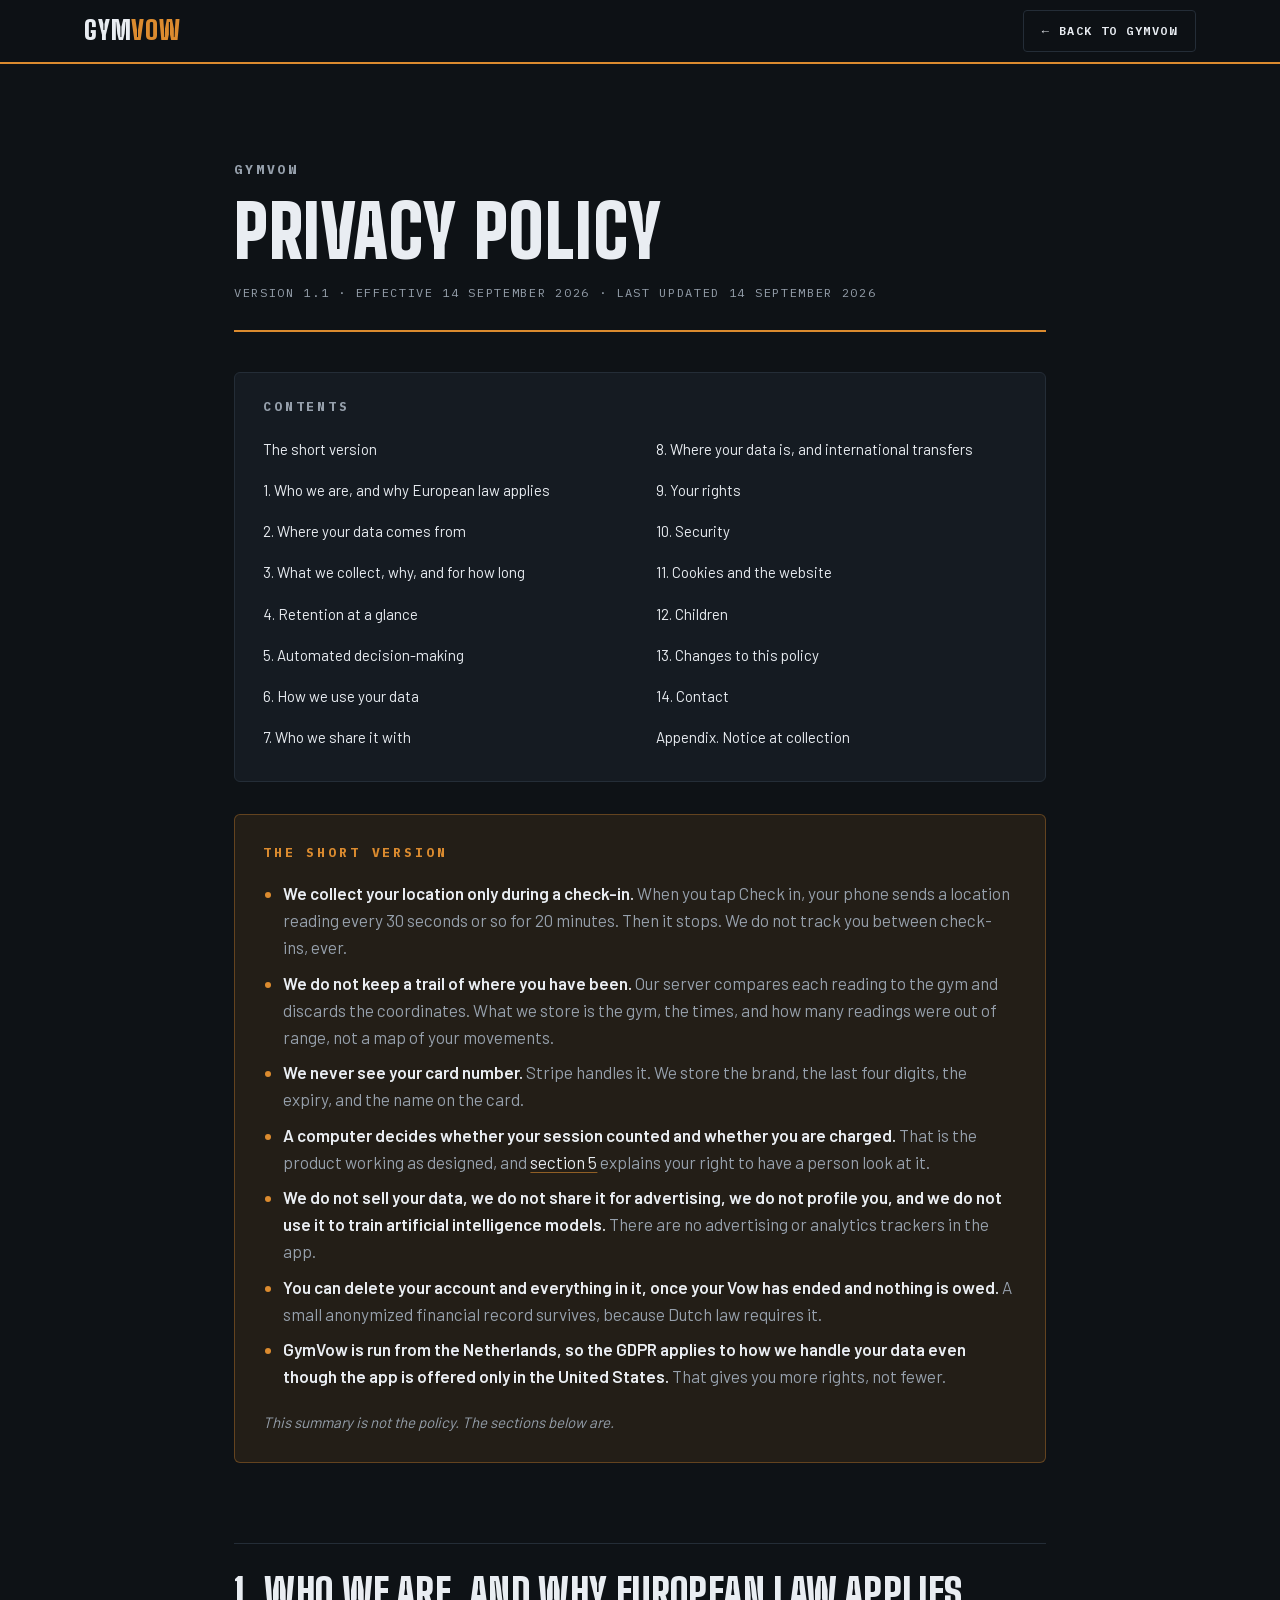
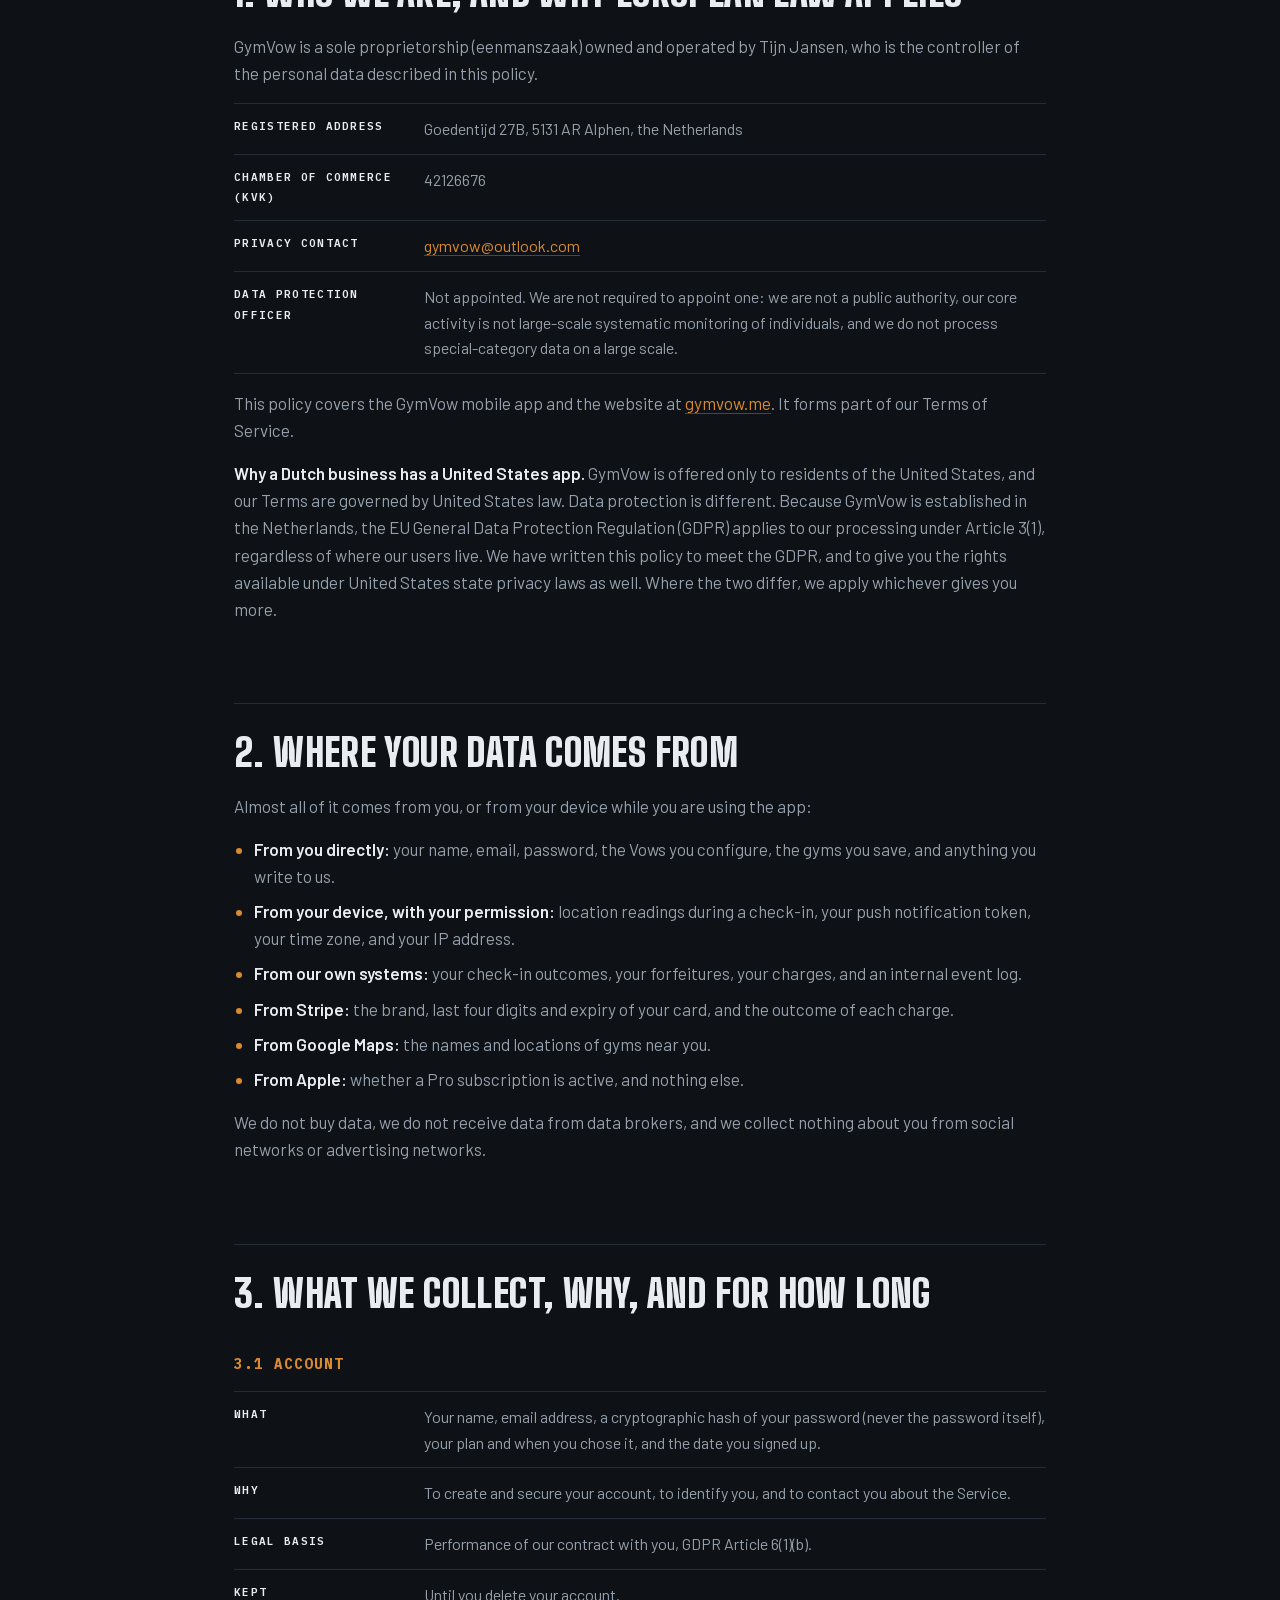
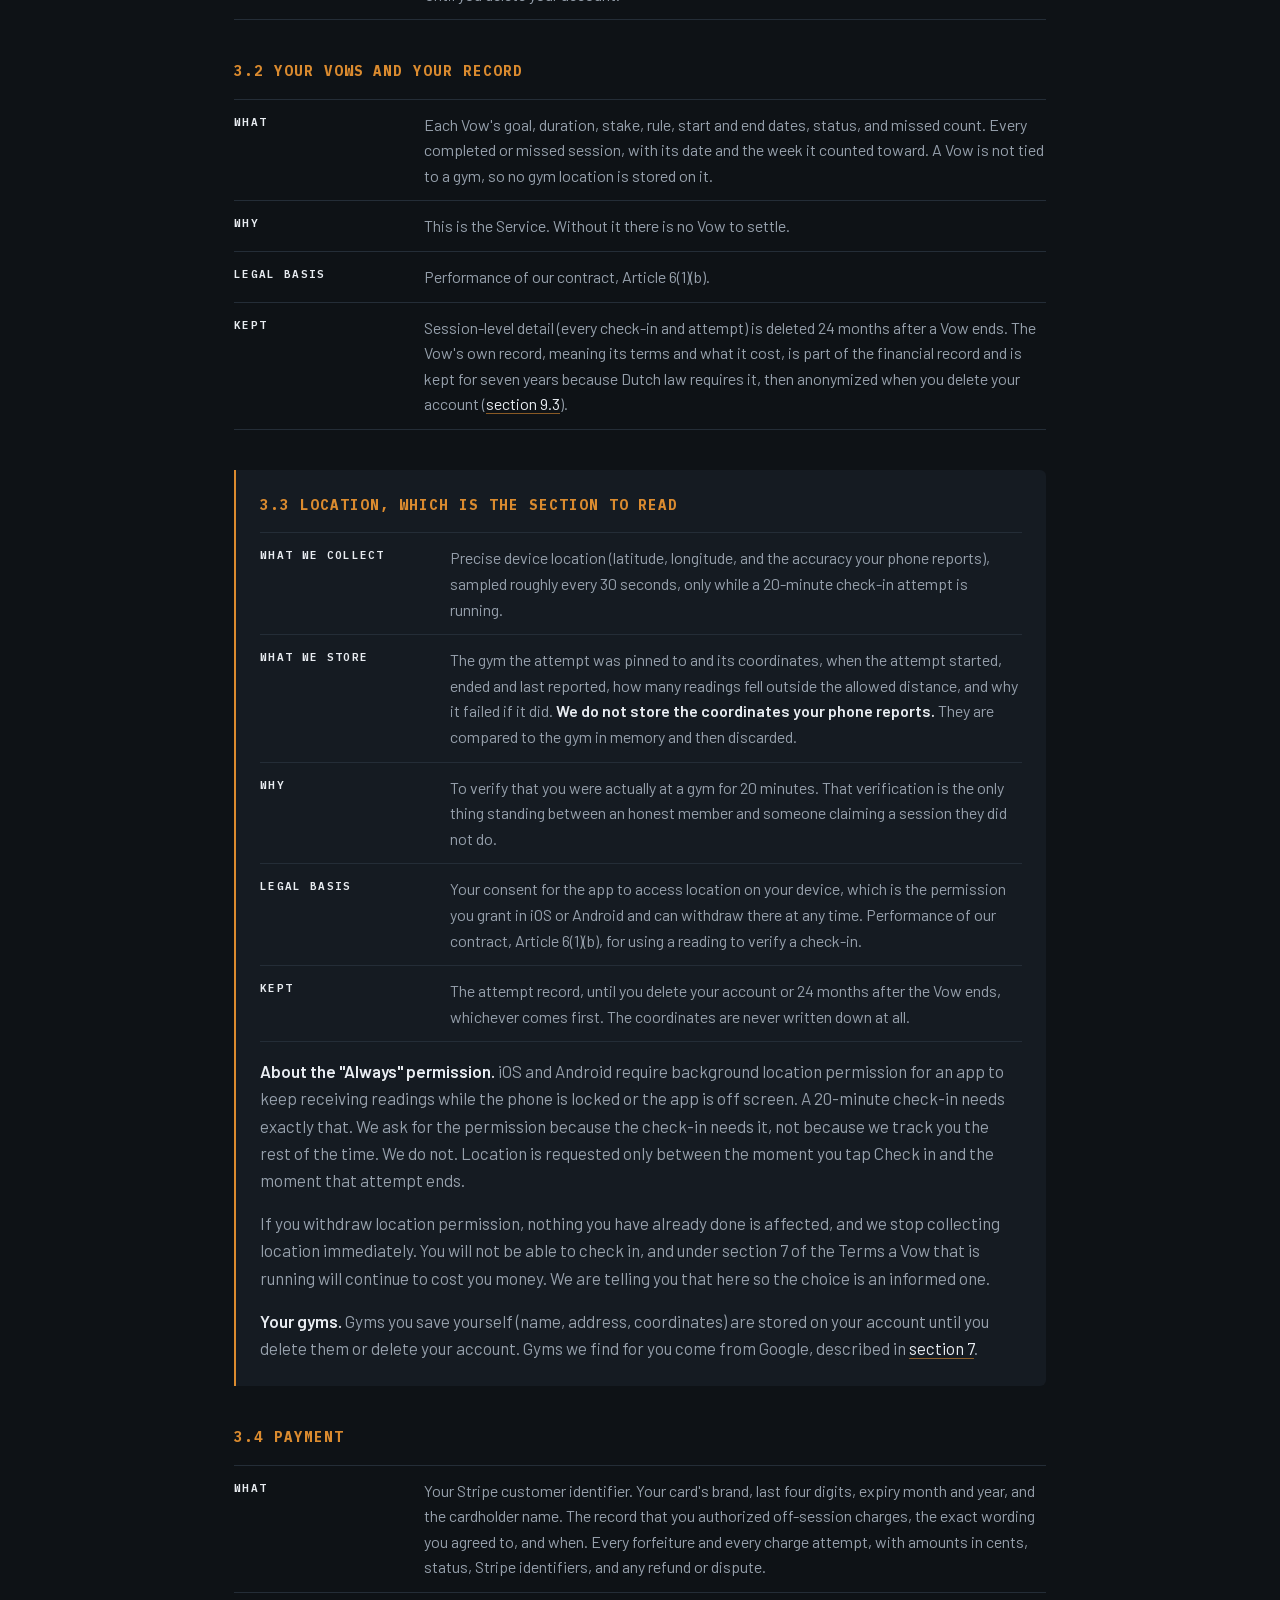
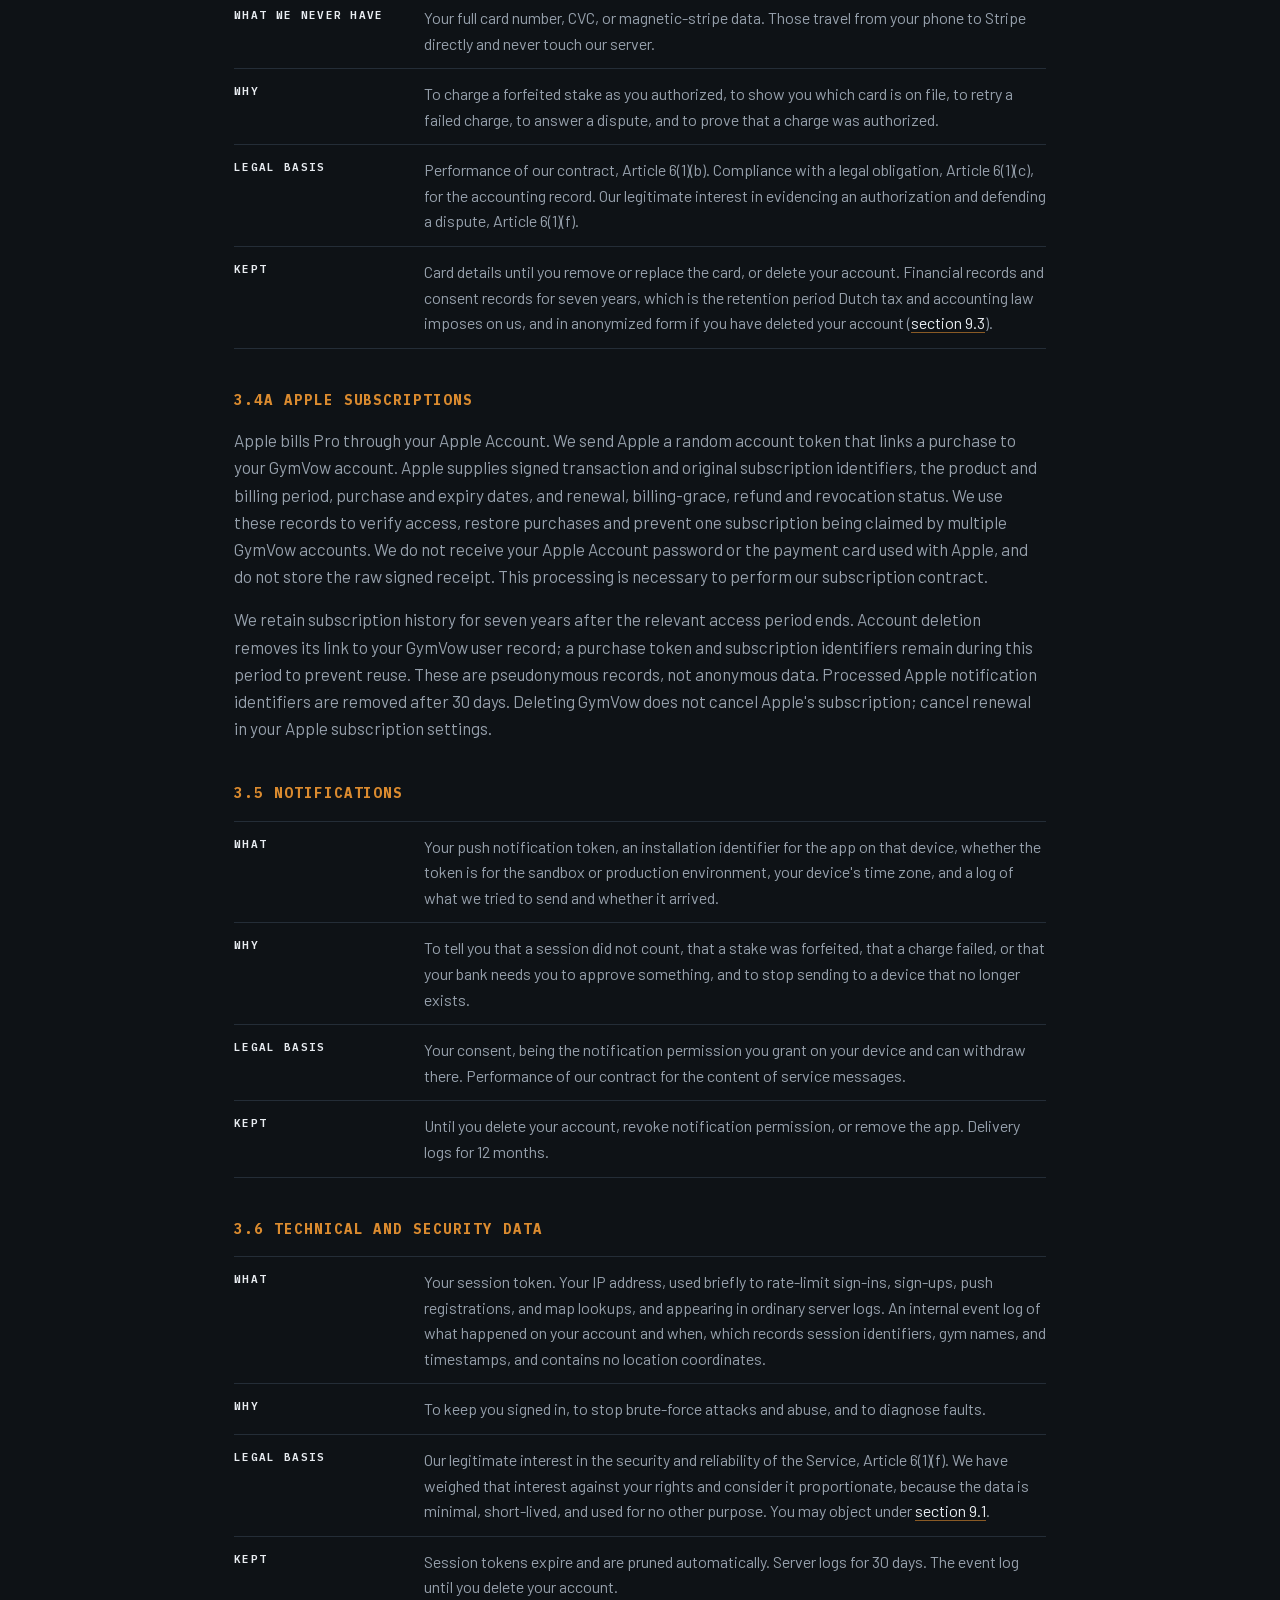
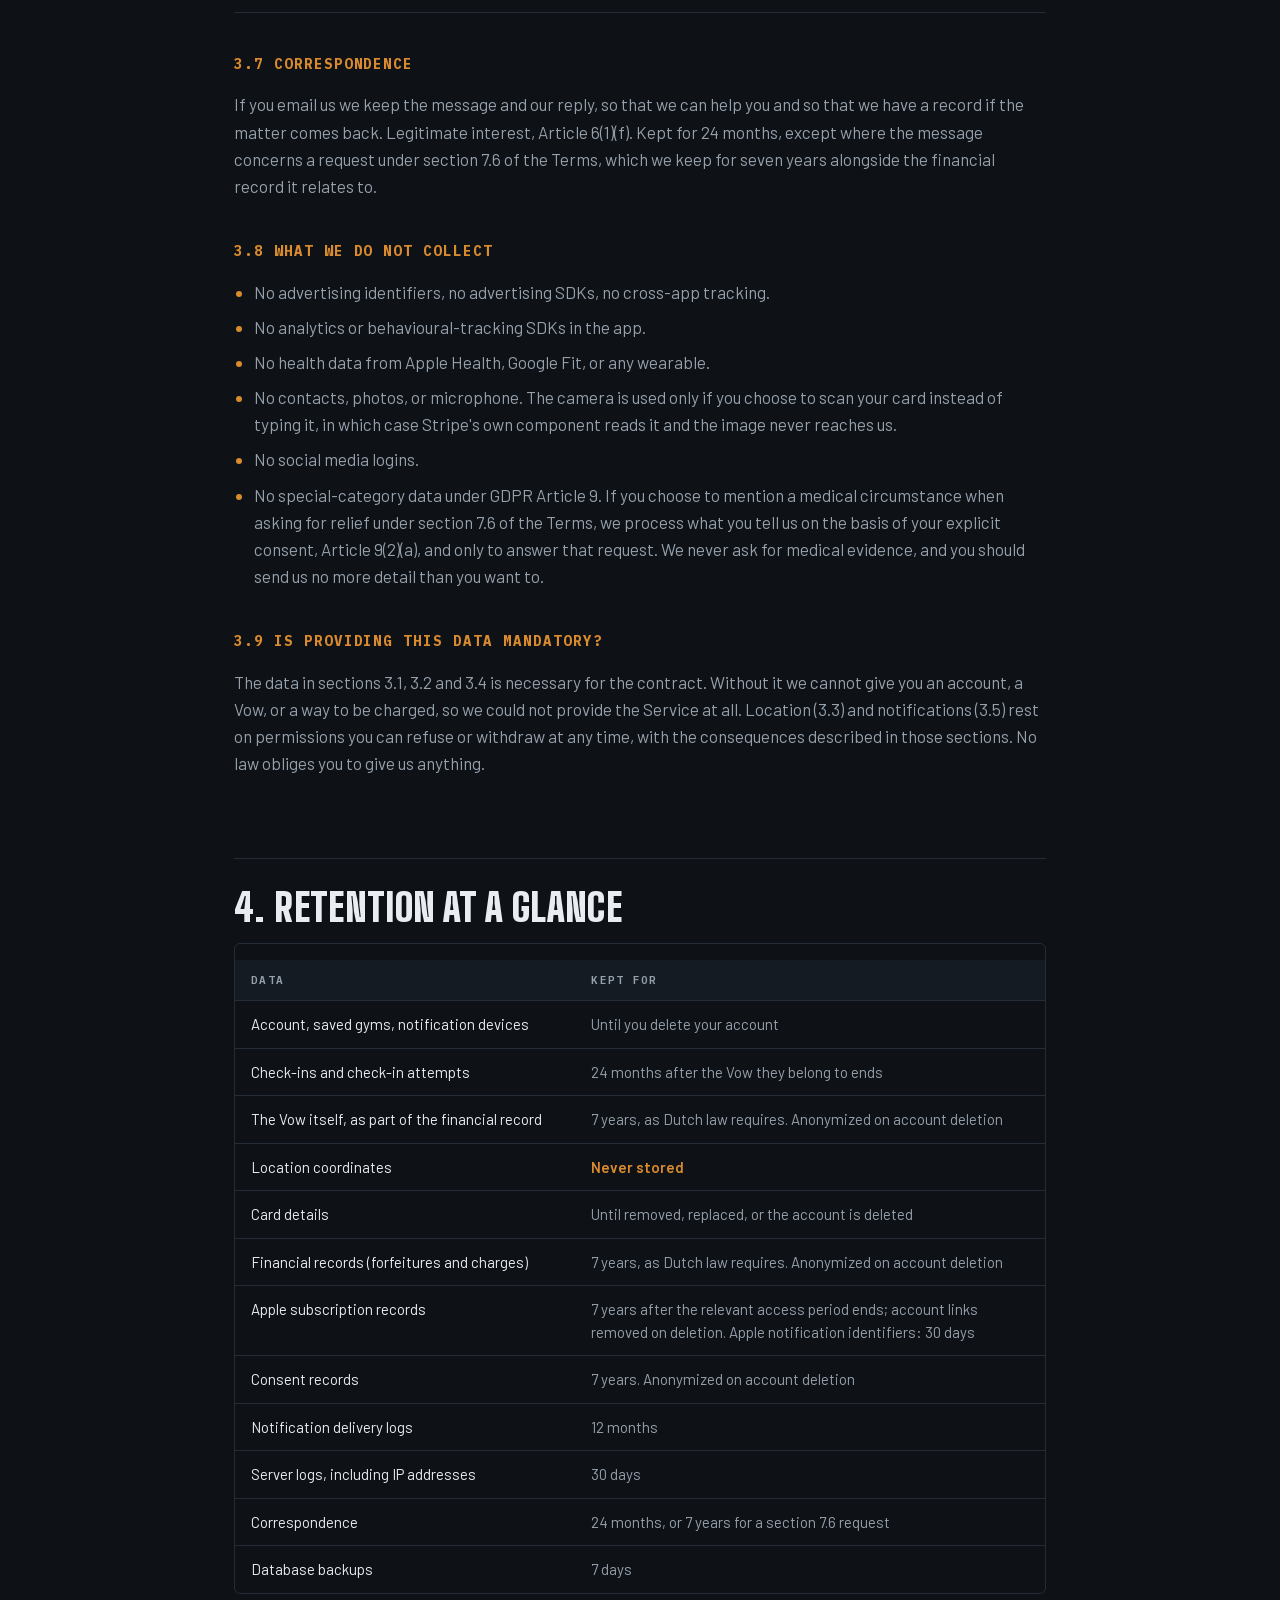
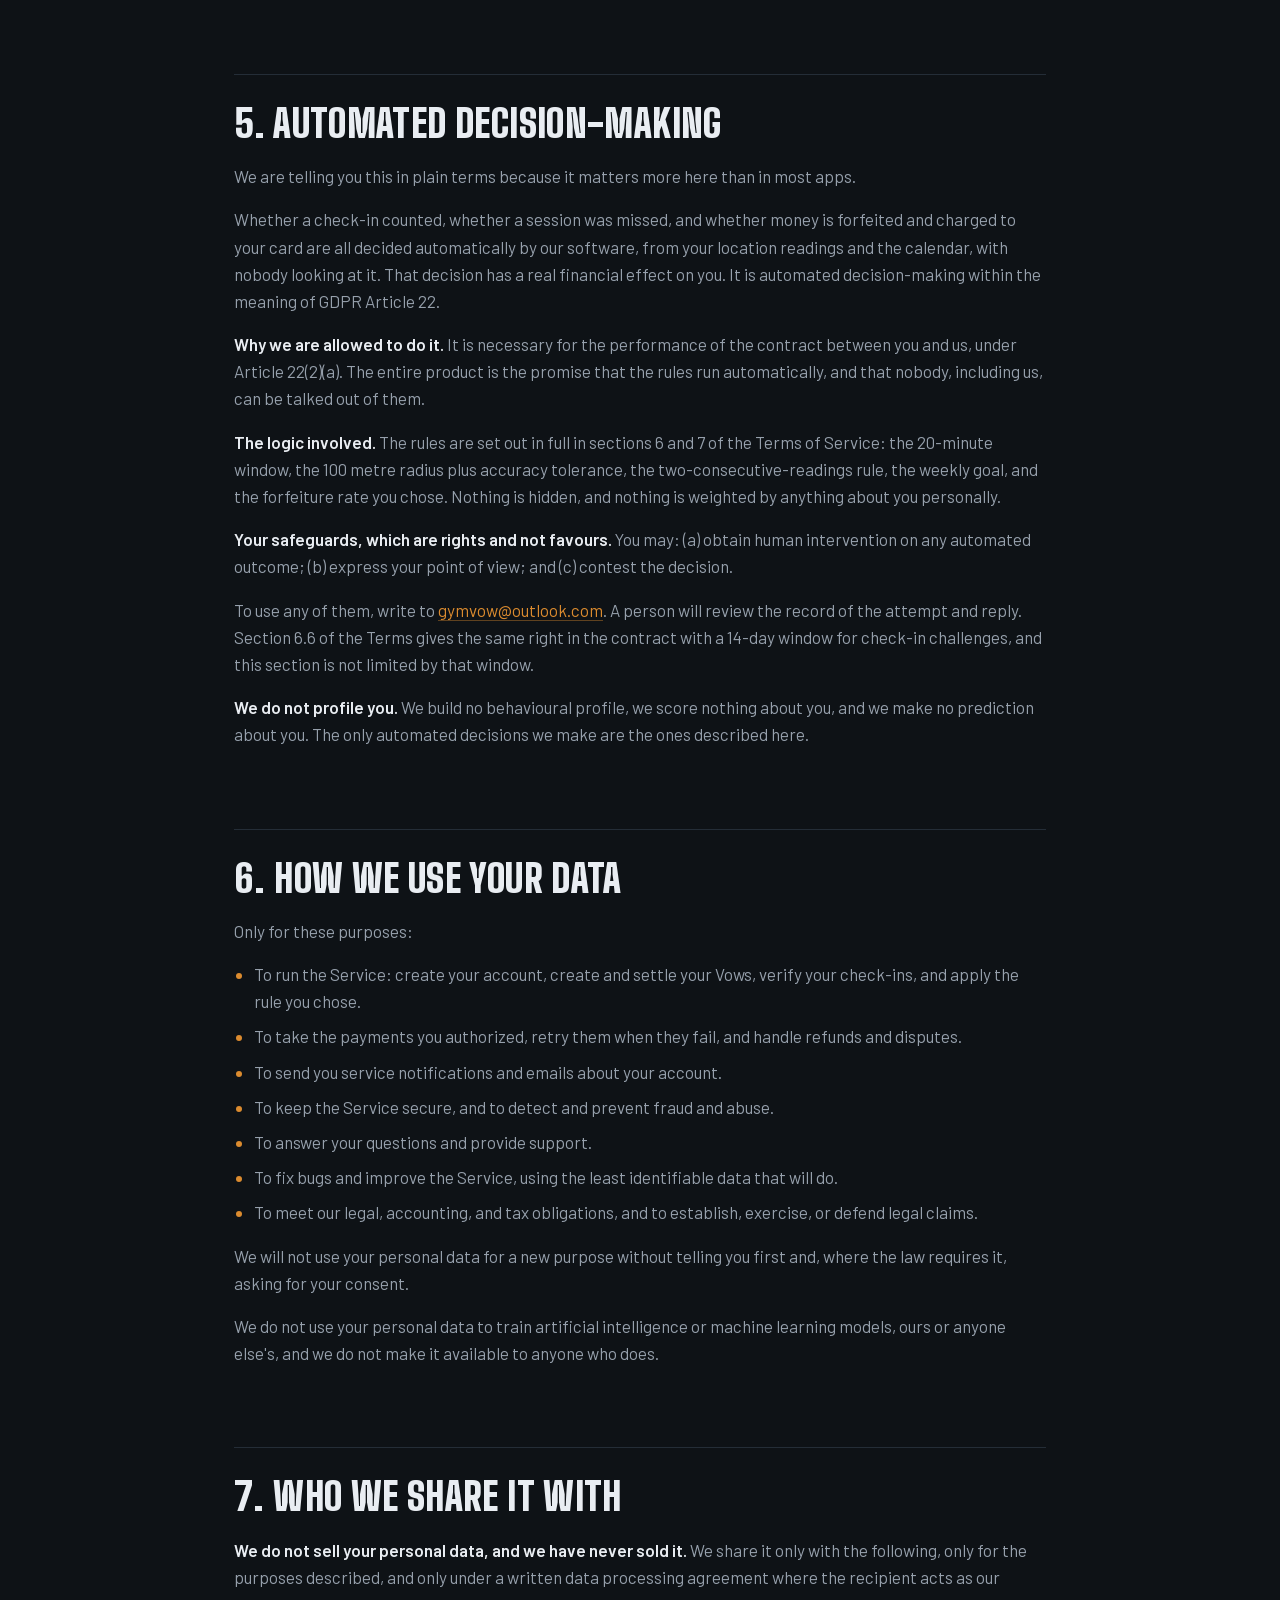
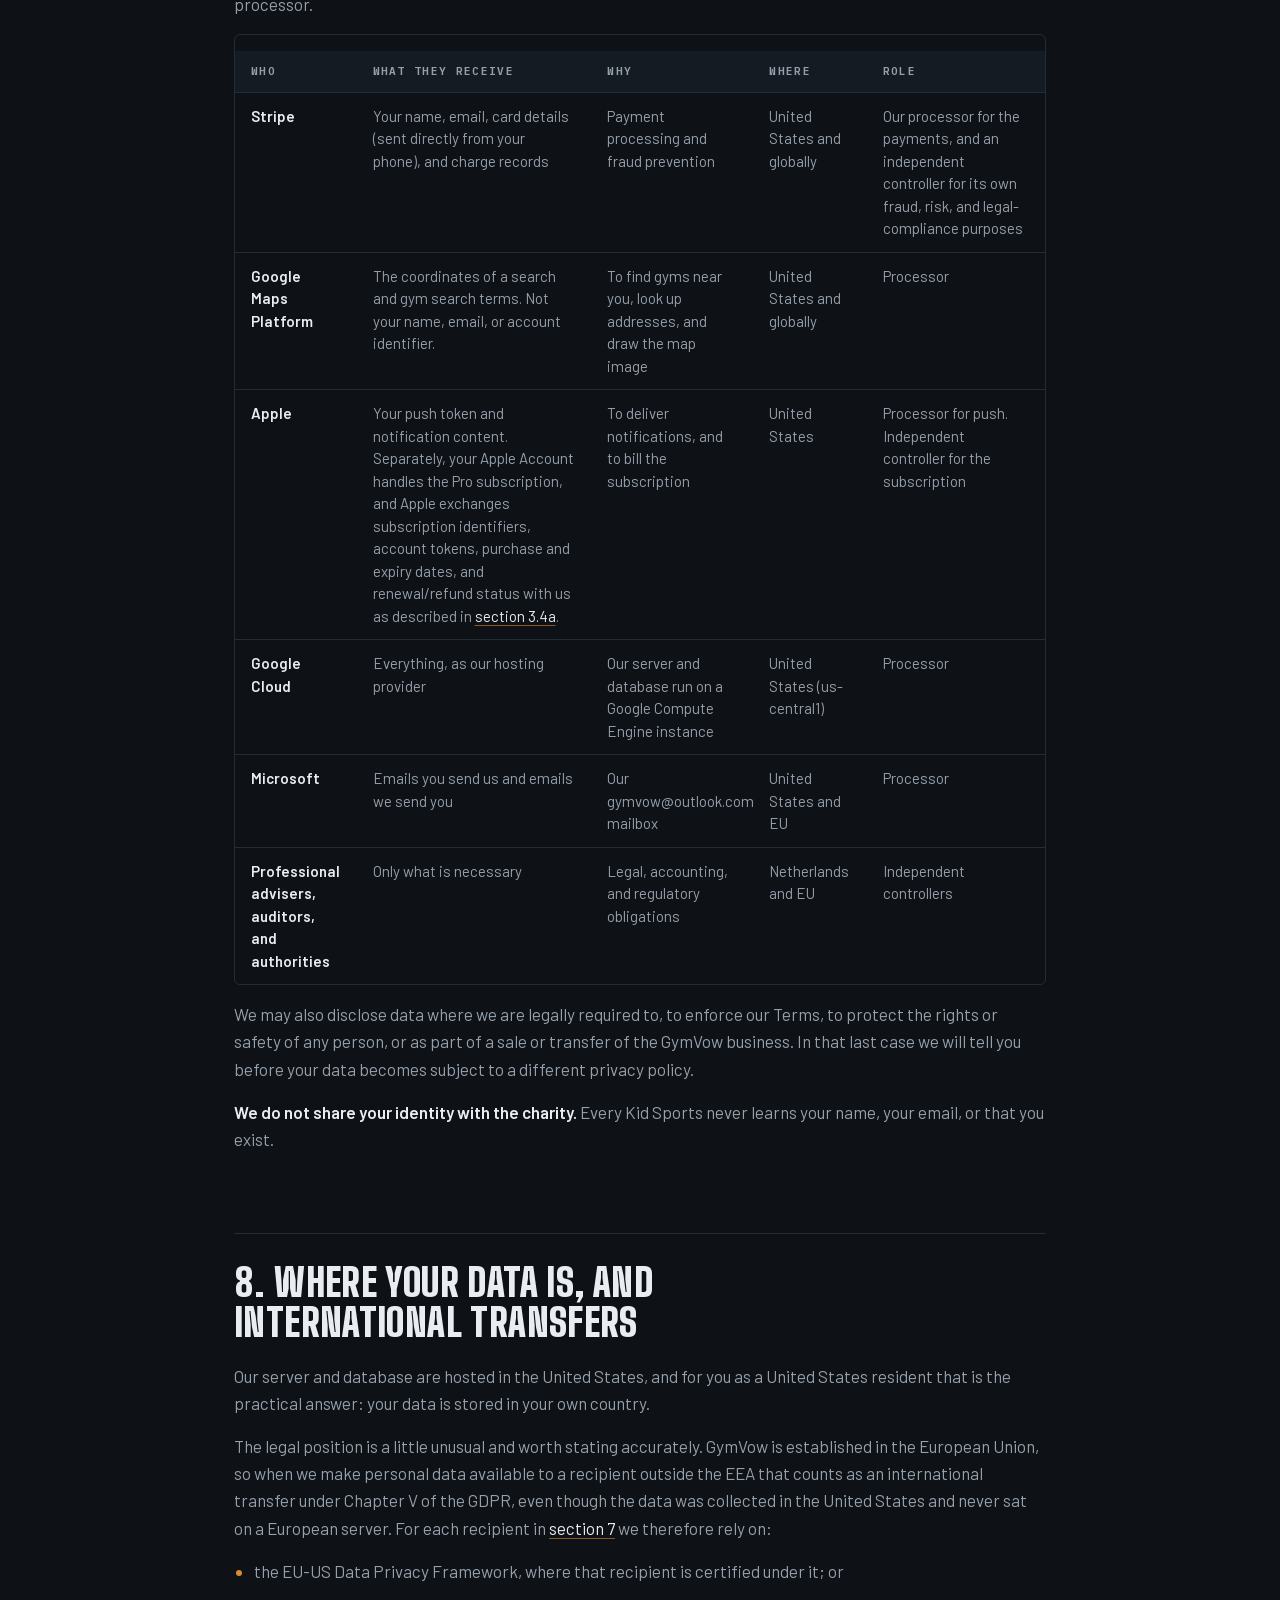
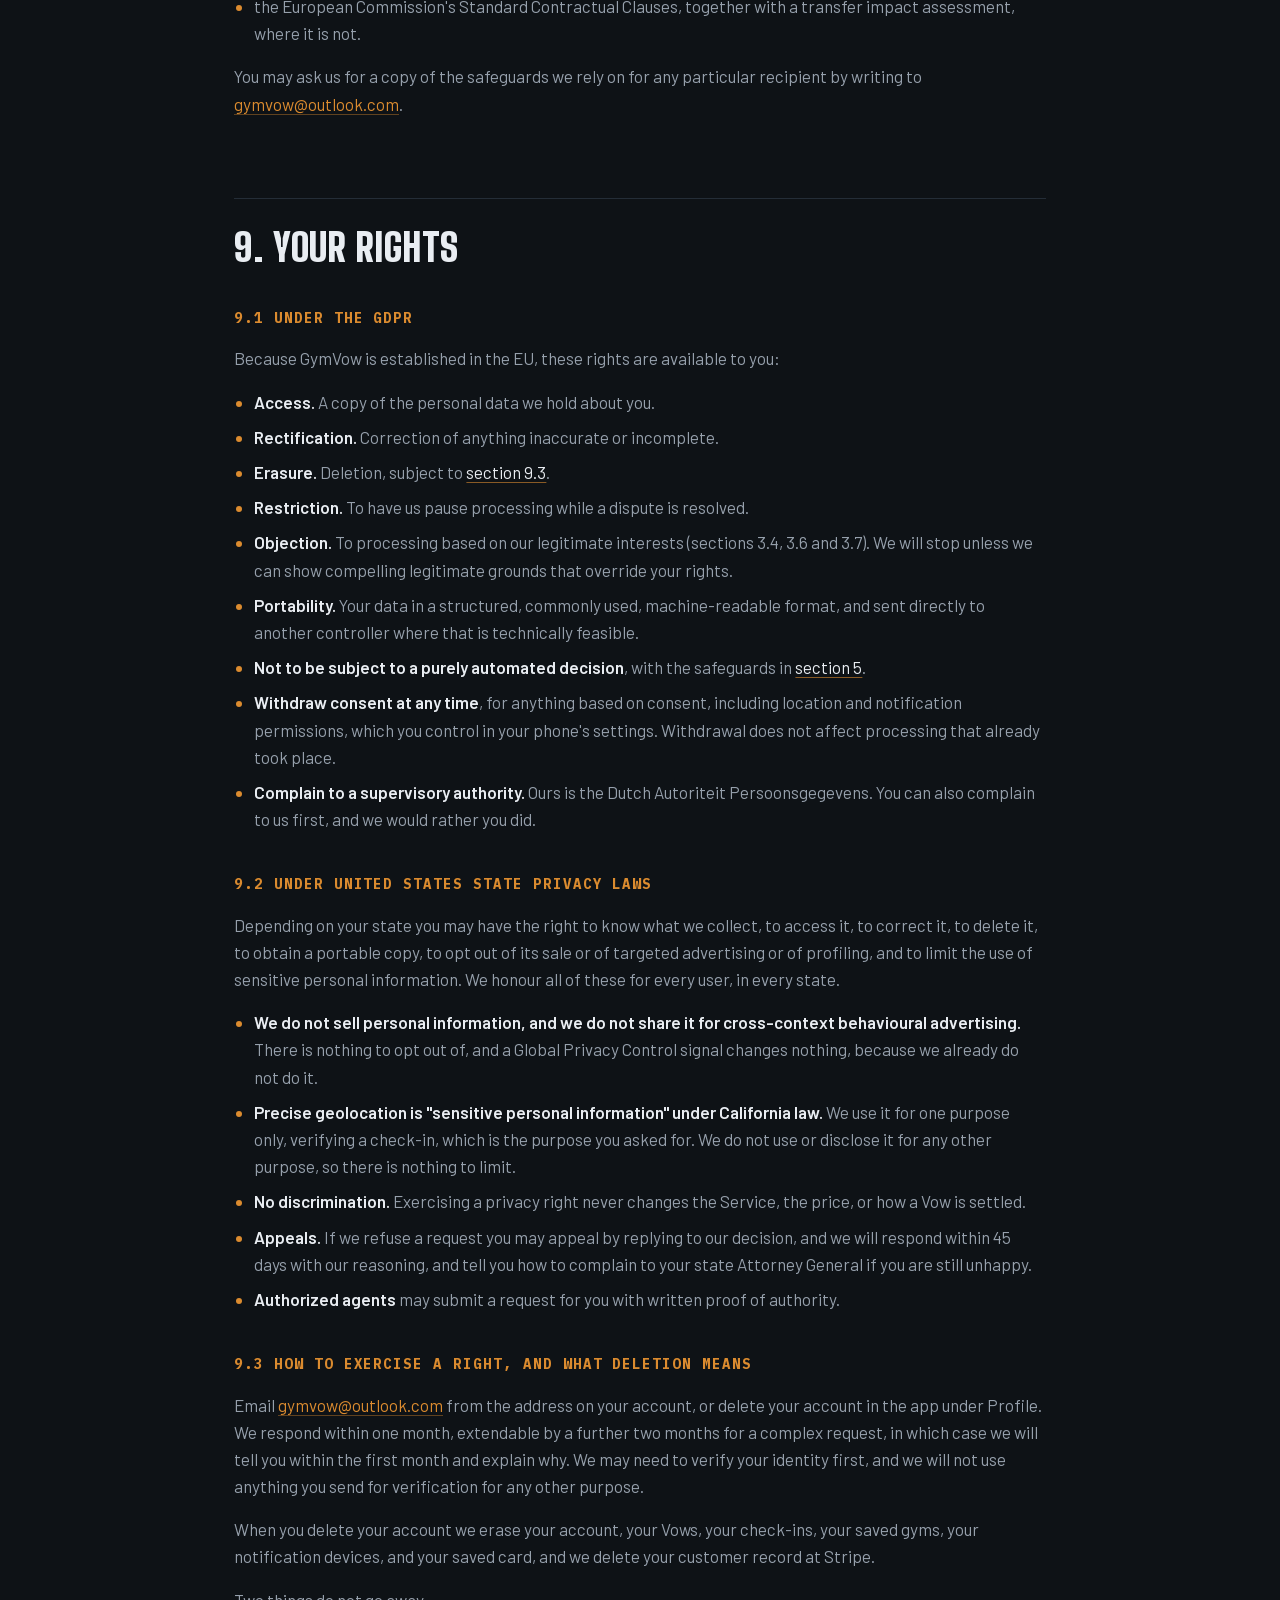
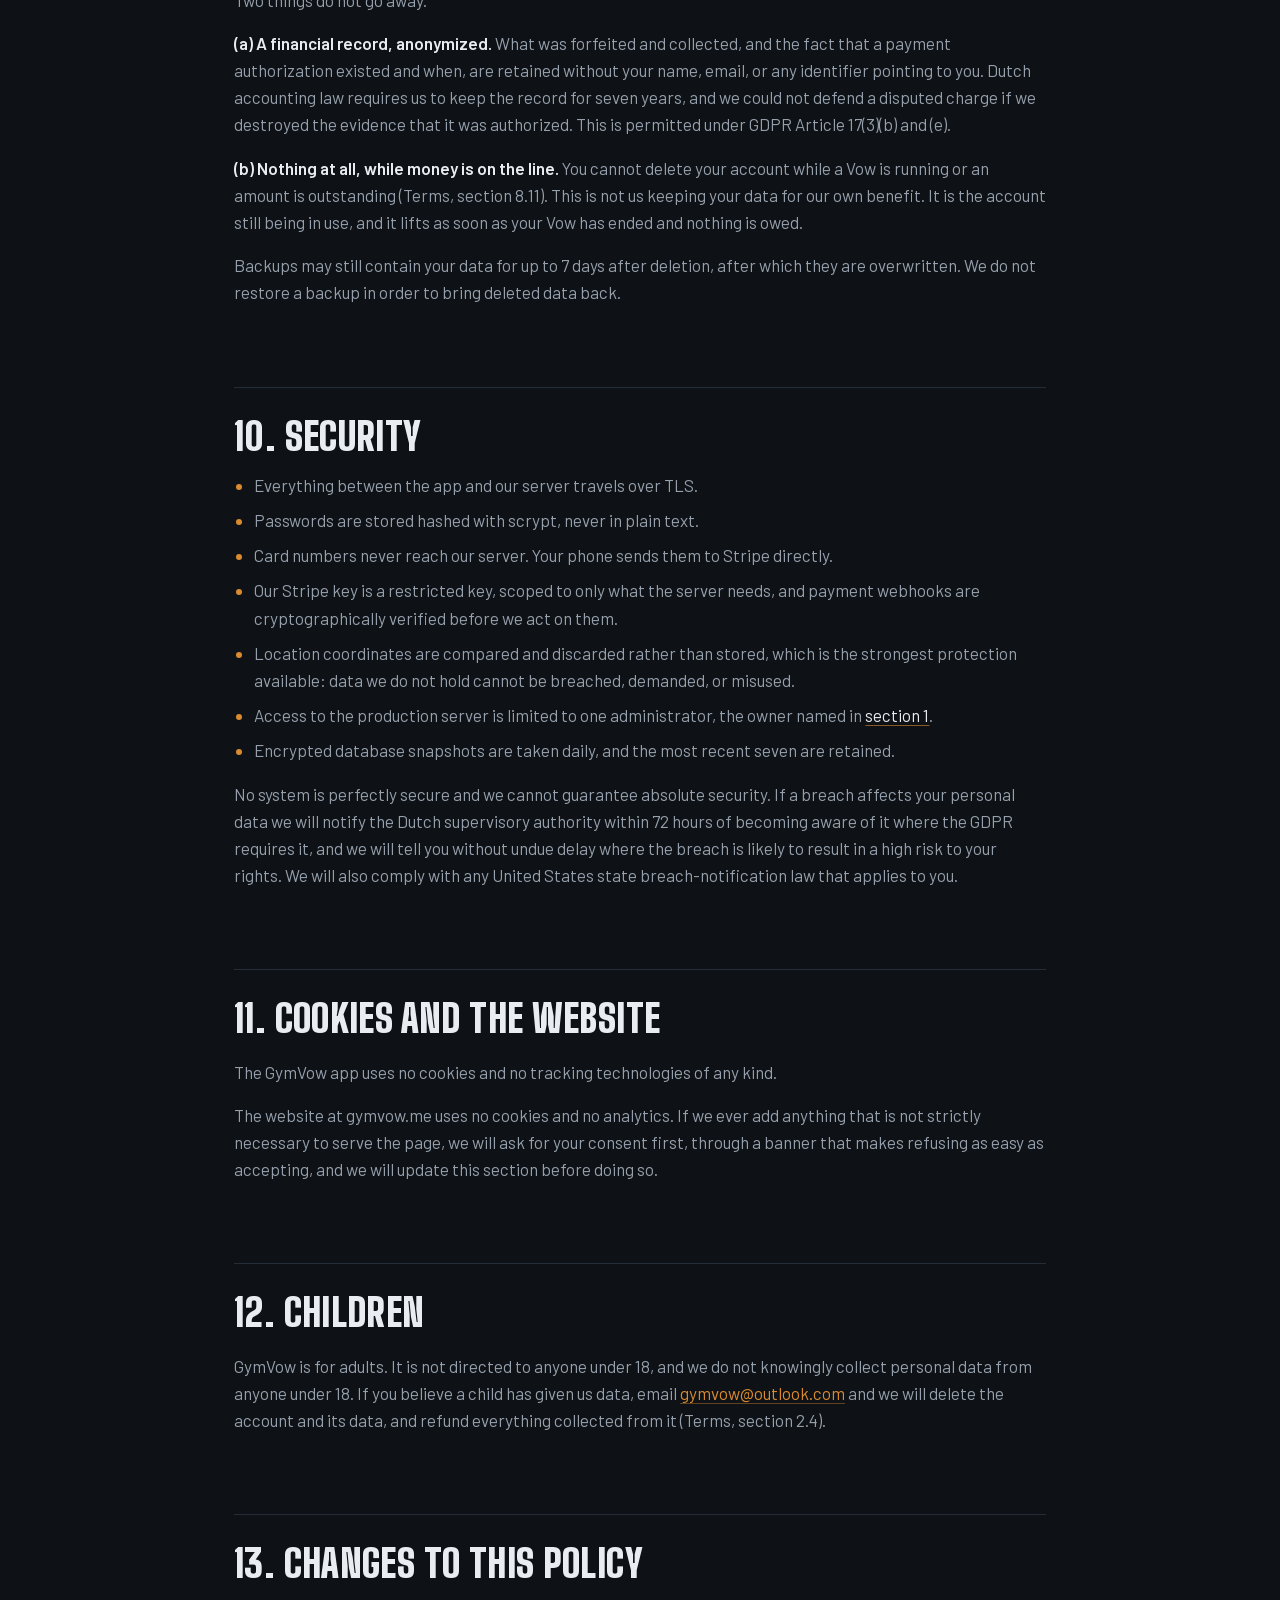
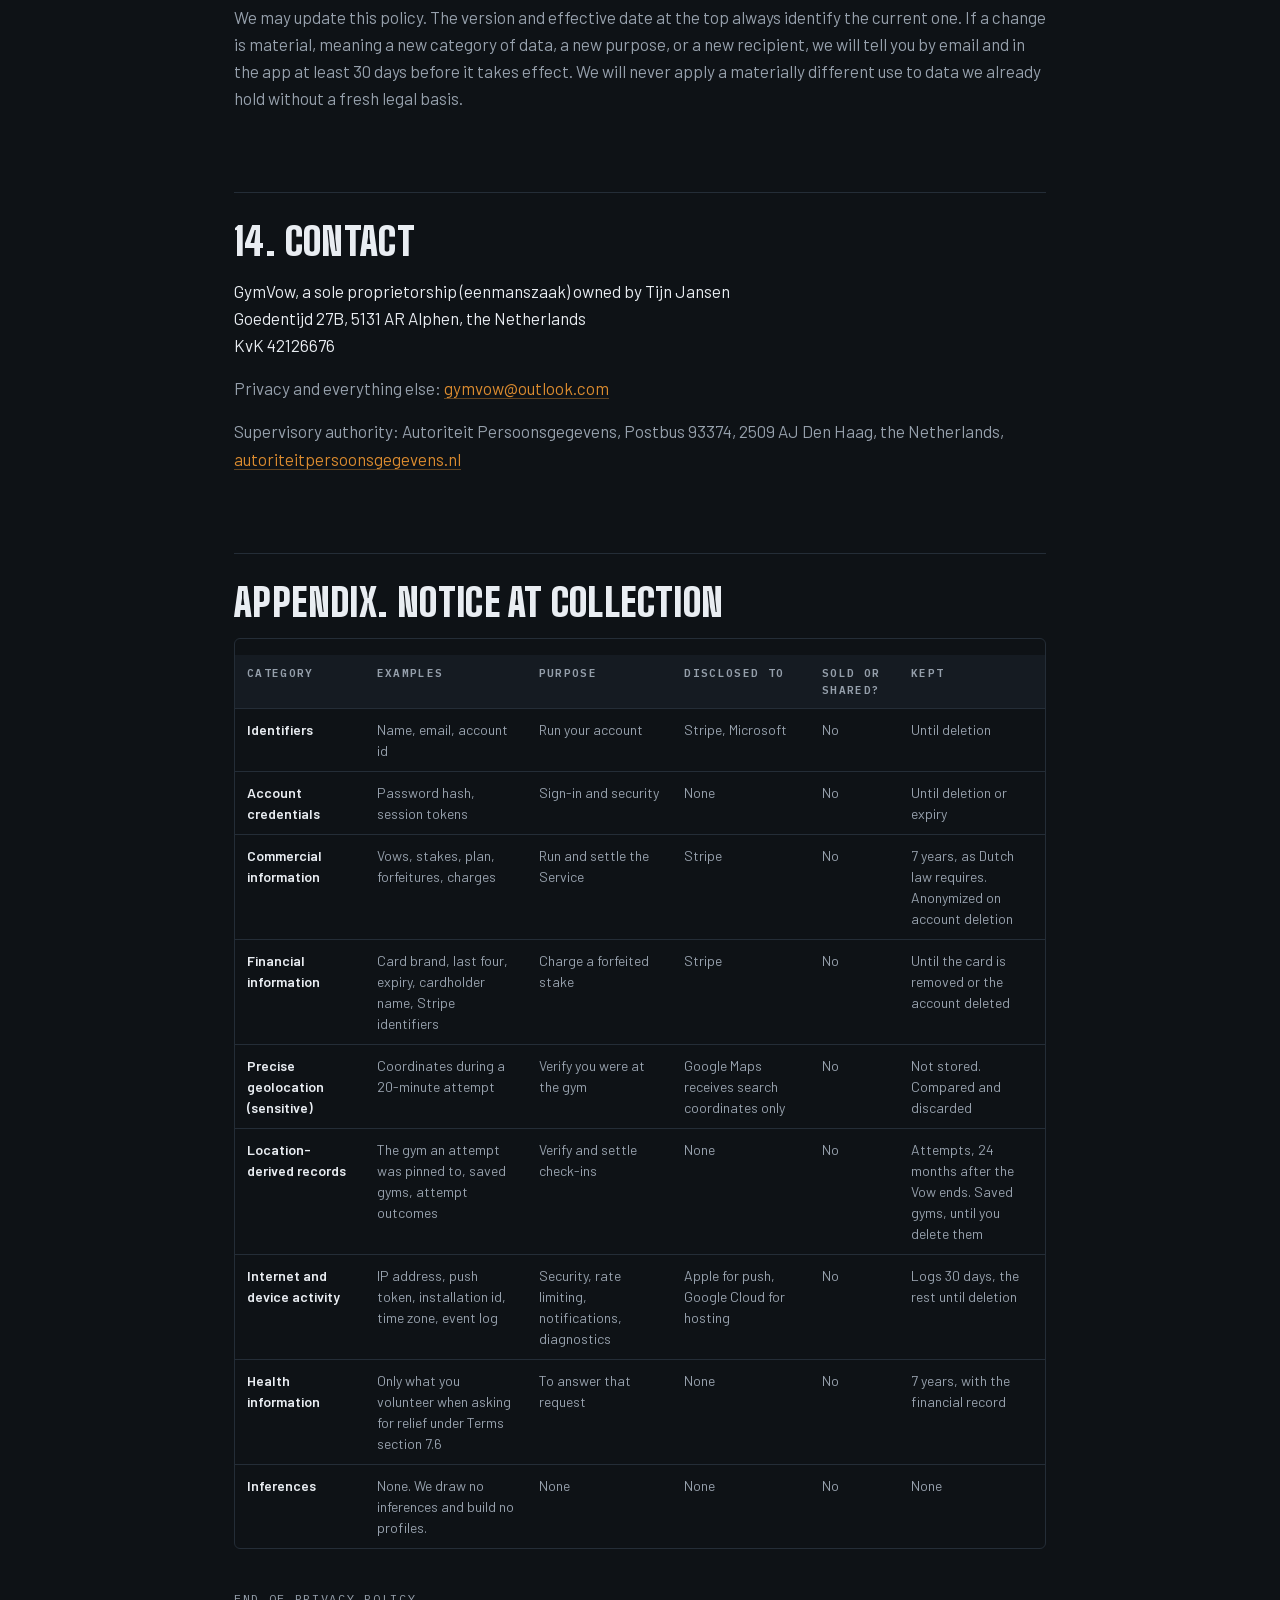
<file: privacy/index.html>
<!doctype html>
<html lang="en">
<head>
  <meta charset="utf-8">
  <meta name="viewport" content="width=device-width, initial-scale=1">
  <meta name="color-scheme" content="dark">
  <meta name="theme-color" content="#0E1216">
  <title>Privacy Policy · GymVow</title>
  <meta name="description" content="How GymVow handles your data: location only during a 20-minute check-in, coordinates never stored, no selling, no ad trackers, and your rights under the GDPR and U.S. state privacy laws.">
  <link rel="canonical" href="https://gymvow.me/privacy/">
  <link rel="icon" href="../assets/favicon.svg" type="image/svg+xml">
  <link rel="apple-touch-icon" href="../assets/apple-touch-icon.png">
  <meta property="og:type" content="website">
  <meta property="og:site_name" content="GymVow">
  <meta property="og:title" content="GymVow Privacy Policy">
  <meta property="og:description" content="Location only during a check-in. Coordinates never stored. No selling, no ad trackers.">
  <meta property="og:url" content="https://gymvow.me/privacy/">
  <meta property="og:image" content="https://gymvow.me/assets/og-image.jpg">
  <meta property="og:locale" content="en_US">
  <link rel="preload" href="../assets/fonts/big-shoulders-900.woff2" as="font" type="font/woff2" crossorigin>
  <link rel="preload" href="../assets/fonts/barlow-400.woff2" as="font" type="font/woff2" crossorigin>
  <link rel="stylesheet" href="../css/styles.css">
</head>
<body class="legal-page">
  <a class="skip-link" href="#main">Skip to content</a>

  <header class="nav scrolled" id="top">
    <div class="container nav-inner">
      <a class="wordmark" href="../" aria-label="GymVow home">GYM<span>VOW</span></a>
      <a class="btn btn-ghost btn-small" href="../">← Back to GymVow</a>
    </div>
  </header>

  <main id="main" class="legal">
    <div class="container legal-inner">

      <header class="legal-head">
        <p class="eyebrow">GymVow</p>
        <h1 class="legal-title">Privacy Policy</h1>
        <p class="legal-meta">Version 1.1 · Effective <time datetime="2026-09-14">14 September 2026</time> · Last updated <time datetime="2026-09-14">14 September 2026</time></p>
        <hr class="rule-heavy">
      </header>

      <nav class="legal-toc" aria-label="Contents">
        <p class="legal-toc-head">Contents</p>
        <ol>
          <li><a href="#short">The short version</a></li>
          <li><a href="#s1">1. Who we are, and why European law applies</a></li>
          <li><a href="#s2">2. Where your data comes from</a></li>
          <li><a href="#s3">3. What we collect, why, and for how long</a></li>
          <li><a href="#s4">4. Retention at a glance</a></li>
          <li><a href="#s5">5. Automated decision-making</a></li>
          <li><a href="#s6">6. How we use your data</a></li>
          <li><a href="#s7">7. Who we share it with</a></li>
          <li><a href="#s8">8. Where your data is, and international transfers</a></li>
          <li><a href="#s9">9. Your rights</a></li>
          <li><a href="#s10">10. Security</a></li>
          <li><a href="#s11">11. Cookies and the website</a></li>
          <li><a href="#s12">12. Children</a></li>
          <li><a href="#s13">13. Changes to this policy</a></li>
          <li><a href="#s14">14. Contact</a></li>
          <li><a href="#appendix">Appendix. Notice at collection</a></li>
        </ol>
      </nav>

      <section class="legal-summary" id="short">
        <h2>The short version</h2>
        <ul>
          <li><strong>We collect your location only during a check-in.</strong> When you tap Check in, your phone sends a location reading every 30 seconds or so for 20 minutes. Then it stops. We do not track you between check-ins, ever.</li>
          <li><strong>We do not keep a trail of where you have been.</strong> Our server compares each reading to the gym and discards the coordinates. What we store is the gym, the times, and how many readings were out of range, not a map of your movements.</li>
          <li><strong>We never see your card number.</strong> Stripe handles it. We store the brand, the last four digits, the expiry, and the name on the card.</li>
          <li><strong>A computer decides whether your session counted and whether you are charged.</strong> That is the product working as designed, and <a href="#s5">section 5</a> explains your right to have a person look at it.</li>
          <li><strong>We do not sell your data, we do not share it for advertising, we do not profile you, and we do not use it to train artificial intelligence models.</strong> There are no advertising or analytics trackers in the app.</li>
          <li><strong>You can delete your account and everything in it, once your Vow has ended and nothing is owed.</strong> A small anonymized financial record survives, because Dutch law requires it.</li>
          <li><strong>GymVow is run from the Netherlands, so the GDPR applies to how we handle your data even though the app is offered only in the United States.</strong> That gives you more rights, not fewer.</li>
        </ul>
        <p class="legal-note">This summary is not the policy. The sections below are.</p>
      </section>

      <section class="legal-section" id="s1">
        <h2>1. Who we are, and why European law applies</h2>
        <p>GymVow is a sole proprietorship (eenmanszaak) owned and operated by Tijn Jansen, who is the controller of the personal data described in this policy.</p>
        <table class="legal-kv">
          <tbody>
            <tr><th scope="row">Registered address</th><td>Goedentijd 27B, 5131 AR Alphen, the Netherlands</td></tr>
            <tr><th scope="row">Chamber of Commerce (KvK)</th><td>42126676</td></tr>
            <tr><th scope="row">Privacy contact</th><td><a class="link-amber" href="mailto:gymvow@outlook.com">gymvow@outlook.com</a></td></tr>
            <tr><th scope="row">Data Protection Officer</th><td>Not appointed. We are not required to appoint one: we are not a public authority, our core activity is not large-scale systematic monitoring of individuals, and we do not process special-category data on a large scale.</td></tr>
          </tbody>
        </table>
        <p>This policy covers the GymVow mobile app and the website at <a class="link-amber" href="../">gymvow.me</a>. It forms part of our Terms of Service.</p>
        <p><strong>Why a Dutch business has a United States app.</strong> GymVow is offered only to residents of the United States, and our Terms are governed by United States law. Data protection is different. Because GymVow is established in the Netherlands, the EU General Data Protection Regulation (GDPR) applies to our processing under Article 3(1), regardless of where our users live. We have written this policy to meet the GDPR, and to give you the rights available under United States state privacy laws as well. Where the two differ, we apply whichever gives you more.</p>
      </section>

      <section class="legal-section" id="s2">
        <h2>2. Where your data comes from</h2>
        <p>Almost all of it comes from you, or from your device while you are using the app:</p>
        <ul>
          <li><strong>From you directly:</strong> your name, email, password, the Vows you configure, the gyms you save, and anything you write to us.</li>
          <li><strong>From your device, with your permission:</strong> location readings during a check-in, your push notification token, your time zone, and your IP address.</li>
          <li><strong>From our own systems:</strong> your check-in outcomes, your forfeitures, your charges, and an internal event log.</li>
          <li><strong>From Stripe:</strong> the brand, last four digits and expiry of your card, and the outcome of each charge.</li>
          <li><strong>From Google Maps:</strong> the names and locations of gyms near you.</li>
          <li><strong>From Apple:</strong> whether a Pro subscription is active, and nothing else.</li>
        </ul>
        <p>We do not buy data, we do not receive data from data brokers, and we collect nothing about you from social networks or advertising networks.</p>
      </section>

      <section class="legal-section" id="s3">
        <h2>3. What we collect, why, and for how long</h2>

        <h3 id="s3-1">3.1 Account</h3>
        <table class="legal-kv">
          <tbody>
            <tr><th scope="row">What</th><td>Your name, email address, a cryptographic hash of your password (never the password itself), your plan and when you chose it, and the date you signed up.</td></tr>
            <tr><th scope="row">Why</th><td>To create and secure your account, to identify you, and to contact you about the Service.</td></tr>
            <tr><th scope="row">Legal basis</th><td>Performance of our contract with you, GDPR Article 6(1)(b).</td></tr>
            <tr><th scope="row">Kept</th><td>Until you delete your account.</td></tr>
          </tbody>
        </table>

        <h3 id="s3-2">3.2 Your Vows and your record</h3>
        <table class="legal-kv">
          <tbody>
            <tr><th scope="row">What</th><td>Each Vow's goal, duration, stake, rule, start and end dates, status, and missed count. Every completed or missed session, with its date and the week it counted toward. A Vow is not tied to a gym, so no gym location is stored on it.</td></tr>
            <tr><th scope="row">Why</th><td>This is the Service. Without it there is no Vow to settle.</td></tr>
            <tr><th scope="row">Legal basis</th><td>Performance of our contract, Article 6(1)(b).</td></tr>
            <tr><th scope="row">Kept</th><td>Session-level detail (every check-in and attempt) is deleted 24 months after a Vow ends. The Vow's own record, meaning its terms and what it cost, is part of the financial record and is kept for seven years because Dutch law requires it, then anonymized when you delete your account (<a href="#s9-3">section 9.3</a>).</td></tr>
          </tbody>
        </table>

        <div class="legal-callout">
          <h3 id="s3-3">3.3 Location, which is the section to read</h3>
          <table class="legal-kv">
            <tbody>
              <tr><th scope="row">What we collect</th><td>Precise device location (latitude, longitude, and the accuracy your phone reports), sampled roughly every 30 seconds, only while a 20-minute check-in attempt is running.</td></tr>
              <tr><th scope="row">What we store</th><td>The gym the attempt was pinned to and its coordinates, when the attempt started, ended and last reported, how many readings fell outside the allowed distance, and why it failed if it did. <strong>We do not store the coordinates your phone reports.</strong> They are compared to the gym in memory and then discarded.</td></tr>
              <tr><th scope="row">Why</th><td>To verify that you were actually at a gym for 20 minutes. That verification is the only thing standing between an honest member and someone claiming a session they did not do.</td></tr>
              <tr><th scope="row">Legal basis</th><td>Your consent for the app to access location on your device, which is the permission you grant in iOS or Android and can withdraw there at any time. Performance of our contract, Article 6(1)(b), for using a reading to verify a check-in.</td></tr>
              <tr><th scope="row">Kept</th><td>The attempt record, until you delete your account or 24 months after the Vow ends, whichever comes first. The coordinates are never written down at all.</td></tr>
            </tbody>
          </table>
          <p><strong>About the "Always" permission.</strong> iOS and Android require background location permission for an app to keep receiving readings while the phone is locked or the app is off screen. A 20-minute check-in needs exactly that. We ask for the permission because the check-in needs it, not because we track you the rest of the time. We do not. Location is requested only between the moment you tap Check in and the moment that attempt ends.</p>
          <p>If you withdraw location permission, nothing you have already done is affected, and we stop collecting location immediately. You will not be able to check in, and under section 7 of the Terms a Vow that is running will continue to cost you money. We are telling you that here so the choice is an informed one.</p>
          <p><strong>Your gyms.</strong> Gyms you save yourself (name, address, coordinates) are stored on your account until you delete them or delete your account. Gyms we find for you come from Google, described in <a href="#s7">section 7</a>.</p>
        </div>

        <h3 id="s3-4">3.4 Payment</h3>
        <table class="legal-kv">
          <tbody>
            <tr><th scope="row">What</th><td>Your Stripe customer identifier. Your card's brand, last four digits, expiry month and year, and the cardholder name. The record that you authorized off-session charges, the exact wording you agreed to, and when. Every forfeiture and every charge attempt, with amounts in cents, status, Stripe identifiers, and any refund or dispute.</td></tr>
            <tr><th scope="row">What we never have</th><td>Your full card number, CVC, or magnetic-stripe data. Those travel from your phone to Stripe directly and never touch our server.</td></tr>
            <tr><th scope="row">Why</th><td>To charge a forfeited stake as you authorized, to show you which card is on file, to retry a failed charge, to answer a dispute, and to prove that a charge was authorized.</td></tr>
            <tr><th scope="row">Legal basis</th><td>Performance of our contract, Article 6(1)(b). Compliance with a legal obligation, Article 6(1)(c), for the accounting record. Our legitimate interest in evidencing an authorization and defending a dispute, Article 6(1)(f).</td></tr>
            <tr><th scope="row">Kept</th><td>Card details until you remove or replace the card, or delete your account. Financial records and consent records for seven years, which is the retention period Dutch tax and accounting law imposes on us, and in anonymized form if you have deleted your account (<a href="#s9-3">section 9.3</a>).</td></tr>
          </tbody>
        </table>

        <h3 id="s3-4a">3.4a Apple subscriptions</h3>
        <p>Apple bills Pro through your Apple Account. We send Apple a random account token that links a purchase to your GymVow account. Apple supplies signed transaction and original subscription identifiers, the product and billing period, purchase and expiry dates, and renewal, billing-grace, refund and revocation status. We use these records to verify access, restore purchases and prevent one subscription being claimed by multiple GymVow accounts. We do not receive your Apple Account password or the payment card used with Apple, and do not store the raw signed receipt. This processing is necessary to perform our subscription contract.</p>
        <p>We retain subscription history for seven years after the relevant access period ends. Account deletion removes its link to your GymVow user record; a purchase token and subscription identifiers remain during this period to prevent reuse. These are pseudonymous records, not anonymous data. Processed Apple notification identifiers are removed after 30 days. Deleting GymVow does not cancel Apple's subscription; cancel renewal in your Apple subscription settings.</p>

        <h3 id="s3-5">3.5 Notifications</h3>
        <table class="legal-kv">
          <tbody>
            <tr><th scope="row">What</th><td>Your push notification token, an installation identifier for the app on that device, whether the token is for the sandbox or production environment, your device's time zone, and a log of what we tried to send and whether it arrived.</td></tr>
            <tr><th scope="row">Why</th><td>To tell you that a session did not count, that a stake was forfeited, that a charge failed, or that your bank needs you to approve something, and to stop sending to a device that no longer exists.</td></tr>
            <tr><th scope="row">Legal basis</th><td>Your consent, being the notification permission you grant on your device and can withdraw there. Performance of our contract for the content of service messages.</td></tr>
            <tr><th scope="row">Kept</th><td>Until you delete your account, revoke notification permission, or remove the app. Delivery logs for 12 months.</td></tr>
          </tbody>
        </table>

        <h3 id="s3-6">3.6 Technical and security data</h3>
        <table class="legal-kv">
          <tbody>
            <tr><th scope="row">What</th><td>Your session token. Your IP address, used briefly to rate-limit sign-ins, sign-ups, push registrations, and map lookups, and appearing in ordinary server logs. An internal event log of what happened on your account and when, which records session identifiers, gym names, and timestamps, and contains no location coordinates.</td></tr>
            <tr><th scope="row">Why</th><td>To keep you signed in, to stop brute-force attacks and abuse, and to diagnose faults.</td></tr>
            <tr><th scope="row">Legal basis</th><td>Our legitimate interest in the security and reliability of the Service, Article 6(1)(f). We have weighed that interest against your rights and consider it proportionate, because the data is minimal, short-lived, and used for no other purpose. You may object under <a href="#s9-1">section 9.1</a>.</td></tr>
            <tr><th scope="row">Kept</th><td>Session tokens expire and are pruned automatically. Server logs for 30 days. The event log until you delete your account.</td></tr>
          </tbody>
        </table>

        <h3 id="s3-7">3.7 Correspondence</h3>
        <p>If you email us we keep the message and our reply, so that we can help you and so that we have a record if the matter comes back. Legitimate interest, Article 6(1)(f). Kept for 24 months, except where the message concerns a request under section 7.6 of the Terms, which we keep for seven years alongside the financial record it relates to.</p>

        <h3 id="s3-8">3.8 What we do not collect</h3>
        <ul>
          <li>No advertising identifiers, no advertising SDKs, no cross-app tracking.</li>
          <li>No analytics or behavioural-tracking SDKs in the app.</li>
          <li>No health data from Apple Health, Google Fit, or any wearable.</li>
          <li>No contacts, photos, or microphone. The camera is used only if you choose to scan your card instead of typing it, in which case Stripe's own component reads it and the image never reaches us.</li>
          <li>No social media logins.</li>
          <li>No special-category data under GDPR Article 9. If you choose to mention a medical circumstance when asking for relief under section 7.6 of the Terms, we process what you tell us on the basis of your explicit consent, Article 9(2)(a), and only to answer that request. We never ask for medical evidence, and you should send us no more detail than you want to.</li>
        </ul>

        <h3 id="s3-9">3.9 Is providing this data mandatory?</h3>
        <p>The data in sections 3.1, 3.2 and 3.4 is necessary for the contract. Without it we cannot give you an account, a Vow, or a way to be charged, so we could not provide the Service at all. Location (3.3) and notifications (3.5) rest on permissions you can refuse or withdraw at any time, with the consequences described in those sections. No law obliges you to give us anything.</p>
      </section>

      <section class="legal-section" id="s4">
        <h2>4. Retention at a glance</h2>
        <div class="legal-table-wrap">
          <table class="legal-grid legal-grid--retention">
            <thead>
              <tr><th scope="col">Data</th><th scope="col">Kept for</th></tr>
            </thead>
            <tbody>
              <tr><td>Account, saved gyms, notification devices</td><td>Until you delete your account</td></tr>
              <tr><td>Check-ins and check-in attempts</td><td>24 months after the Vow they belong to ends</td></tr>
              <tr><td>The Vow itself, as part of the financial record</td><td>7 years, as Dutch law requires. Anonymized on account deletion</td></tr>
              <tr><td>Location coordinates</td><td><strong class="amber">Never stored</strong></td></tr>
              <tr><td>Card details</td><td>Until removed, replaced, or the account is deleted</td></tr>
              <tr><td>Financial records (forfeitures and charges)</td><td>7 years, as Dutch law requires. Anonymized on account deletion</td></tr>
              <tr><td>Apple subscription records</td><td>7 years after the relevant access period ends; account links removed on deletion. Apple notification identifiers: 30 days</td></tr>
              <tr><td>Consent records</td><td>7 years. Anonymized on account deletion</td></tr>
              <tr><td>Notification delivery logs</td><td>12 months</td></tr>
              <tr><td>Server logs, including IP addresses</td><td>30 days</td></tr>
              <tr><td>Correspondence</td><td>24 months, or 7 years for a section 7.6 request</td></tr>
              <tr><td>Database backups</td><td>7 days</td></tr>
            </tbody>
          </table>
        </div>
      </section>

      <section class="legal-section" id="s5">
        <h2>5. Automated decision-making</h2>
        <p>We are telling you this in plain terms because it matters more here than in most apps.</p>
        <p>Whether a check-in counted, whether a session was missed, and whether money is forfeited and charged to your card are all decided automatically by our software, from your location readings and the calendar, with nobody looking at it. That decision has a real financial effect on you. It is automated decision-making within the meaning of GDPR Article 22.</p>
        <p><strong>Why we are allowed to do it.</strong> It is necessary for the performance of the contract between you and us, under Article 22(2)(a). The entire product is the promise that the rules run automatically, and that nobody, including us, can be talked out of them.</p>
        <p><strong>The logic involved.</strong> The rules are set out in full in sections 6 and 7 of the Terms of Service: the 20-minute window, the 100 metre radius plus accuracy tolerance, the two-consecutive-readings rule, the weekly goal, and the forfeiture rate you chose. Nothing is hidden, and nothing is weighted by anything about you personally.</p>
        <p><strong>Your safeguards, which are rights and not favours.</strong> You may: (a) obtain human intervention on any automated outcome; (b) express your point of view; and (c) contest the decision.</p>
        <p>To use any of them, write to <a class="link-amber" href="mailto:gymvow@outlook.com">gymvow@outlook.com</a>. A person will review the record of the attempt and reply. Section 6.6 of the Terms gives the same right in the contract with a 14-day window for check-in challenges, and this section is not limited by that window.</p>
        <p><strong>We do not profile you.</strong> We build no behavioural profile, we score nothing about you, and we make no prediction about you. The only automated decisions we make are the ones described here.</p>
      </section>

      <section class="legal-section" id="s6">
        <h2>6. How we use your data</h2>
        <p>Only for these purposes:</p>
        <ul>
          <li>To run the Service: create your account, create and settle your Vows, verify your check-ins, and apply the rule you chose.</li>
          <li>To take the payments you authorized, retry them when they fail, and handle refunds and disputes.</li>
          <li>To send you service notifications and emails about your account.</li>
          <li>To keep the Service secure, and to detect and prevent fraud and abuse.</li>
          <li>To answer your questions and provide support.</li>
          <li>To fix bugs and improve the Service, using the least identifiable data that will do.</li>
          <li>To meet our legal, accounting, and tax obligations, and to establish, exercise, or defend legal claims.</li>
        </ul>
        <p>We will not use your personal data for a new purpose without telling you first and, where the law requires it, asking for your consent.</p>
        <p>We do not use your personal data to train artificial intelligence or machine learning models, ours or anyone else's, and we do not make it available to anyone who does.</p>
      </section>

      <section class="legal-section" id="s7">
        <h2>7. Who we share it with</h2>
        <p><strong>We do not sell your personal data, and we have never sold it.</strong> We share it only with the following, only for the purposes described, and only under a written data processing agreement where the recipient acts as our processor.</p>
        <div class="legal-table-wrap">
          <table class="legal-grid legal-grid--stack legal-grid--recipients">
            <thead>
              <tr><th scope="col">Who</th><th scope="col">What they receive</th><th scope="col">Why</th><th scope="col">Where</th><th scope="col">Role</th></tr>
            </thead>
            <tbody>
              <tr>
                <th scope="row">Stripe</th>
                <td data-label="What they receive">Your name, email, card details (sent directly from your phone), and charge records</td>
                <td data-label="Why">Payment processing and fraud prevention</td>
                <td data-label="Where">United States and globally</td>
                <td data-label="Role">Our processor for the payments, and an independent controller for its own fraud, risk, and legal-compliance purposes</td>
              </tr>
              <tr>
                <th scope="row">Google Maps Platform</th>
                <td data-label="What they receive">The coordinates of a search and gym search terms. Not your name, email, or account identifier.</td>
                <td data-label="Why">To find gyms near you, look up addresses, and draw the map image</td>
                <td data-label="Where">United States and globally</td>
                <td data-label="Role">Processor</td>
              </tr>
              <tr>
                <th scope="row">Apple</th>
                <td data-label="What they receive">Your push token and notification content. Separately, your Apple Account handles the Pro subscription, and Apple exchanges subscription identifiers, account tokens, purchase and expiry dates, and renewal/refund status with us as described in <a href="#s3-4a">section 3.4a</a>.</td>
                <td data-label="Why">To deliver notifications, and to bill the subscription</td>
                <td data-label="Where">United States</td>
                <td data-label="Role">Processor for push. Independent controller for the subscription</td>
              </tr>
              <tr>
                <th scope="row">Google Cloud</th>
                <td data-label="What they receive">Everything, as our hosting provider</td>
                <td data-label="Why">Our server and database run on a Google Compute Engine instance</td>
                <td data-label="Where">United States (us-central1)</td>
                <td data-label="Role">Processor</td>
              </tr>
              <tr>
                <th scope="row">Microsoft</th>
                <td data-label="What they receive">Emails you send us and emails we send you</td>
                <td data-label="Why">Our gymvow@outlook.com mailbox</td>
                <td data-label="Where">United States and EU</td>
                <td data-label="Role">Processor</td>
              </tr>
              <tr>
                <th scope="row">Professional advisers, auditors, and authorities</th>
                <td data-label="What they receive">Only what is necessary</td>
                <td data-label="Why">Legal, accounting, and regulatory obligations</td>
                <td data-label="Where">Netherlands and EU</td>
                <td data-label="Role">Independent controllers</td>
              </tr>
            </tbody>
          </table>
        </div>
        <p>We may also disclose data where we are legally required to, to enforce our Terms, to protect the rights or safety of any person, or as part of a sale or transfer of the GymVow business. In that last case we will tell you before your data becomes subject to a different privacy policy.</p>
        <p><strong>We do not share your identity with the charity.</strong> Every Kid Sports never learns your name, your email, or that you exist.</p>
      </section>

      <section class="legal-section" id="s8">
        <h2>8. Where your data is, and international transfers</h2>
        <p>Our server and database are hosted in the United States, and for you as a United States resident that is the practical answer: your data is stored in your own country.</p>
        <p>The legal position is a little unusual and worth stating accurately. GymVow is established in the European Union, so when we make personal data available to a recipient outside the EEA that counts as an international transfer under Chapter V of the GDPR, even though the data was collected in the United States and never sat on a European server. For each recipient in <a href="#s7">section 7</a> we therefore rely on:</p>
        <ul>
          <li>the EU-US Data Privacy Framework, where that recipient is certified under it; or</li>
          <li>the European Commission's Standard Contractual Clauses, together with a transfer impact assessment, where it is not.</li>
        </ul>
        <p>You may ask us for a copy of the safeguards we rely on for any particular recipient by writing to <a class="link-amber" href="mailto:gymvow@outlook.com">gymvow@outlook.com</a>.</p>
      </section>

      <section class="legal-section" id="s9">
        <h2>9. Your rights</h2>

        <h3 id="s9-1">9.1 Under the GDPR</h3>
        <p>Because GymVow is established in the EU, these rights are available to you:</p>
        <ul>
          <li><strong>Access.</strong> A copy of the personal data we hold about you.</li>
          <li><strong>Rectification.</strong> Correction of anything inaccurate or incomplete.</li>
          <li><strong>Erasure.</strong> Deletion, subject to <a href="#s9-3">section 9.3</a>.</li>
          <li><strong>Restriction.</strong> To have us pause processing while a dispute is resolved.</li>
          <li><strong>Objection.</strong> To processing based on our legitimate interests (sections 3.4, 3.6 and 3.7). We will stop unless we can show compelling legitimate grounds that override your rights.</li>
          <li><strong>Portability.</strong> Your data in a structured, commonly used, machine-readable format, and sent directly to another controller where that is technically feasible.</li>
          <li><strong>Not to be subject to a purely automated decision</strong>, with the safeguards in <a href="#s5">section 5</a>.</li>
          <li><strong>Withdraw consent at any time</strong>, for anything based on consent, including location and notification permissions, which you control in your phone's settings. Withdrawal does not affect processing that already took place.</li>
          <li><strong>Complain to a supervisory authority.</strong> Ours is the Dutch Autoriteit Persoonsgegevens. You can also complain to us first, and we would rather you did.</li>
        </ul>

        <h3 id="s9-2">9.2 Under United States state privacy laws</h3>
        <p>Depending on your state you may have the right to know what we collect, to access it, to correct it, to delete it, to obtain a portable copy, to opt out of its sale or of targeted advertising or of profiling, and to limit the use of sensitive personal information. We honour all of these for every user, in every state.</p>
        <ul>
          <li><strong>We do not sell personal information, and we do not share it for cross-context behavioural advertising.</strong> There is nothing to opt out of, and a Global Privacy Control signal changes nothing, because we already do not do it.</li>
          <li><strong>Precise geolocation is "sensitive personal information" under California law.</strong> We use it for one purpose only, verifying a check-in, which is the purpose you asked for. We do not use or disclose it for any other purpose, so there is nothing to limit.</li>
          <li><strong>No discrimination.</strong> Exercising a privacy right never changes the Service, the price, or how a Vow is settled.</li>
          <li><strong>Appeals.</strong> If we refuse a request you may appeal by replying to our decision, and we will respond within 45 days with our reasoning, and tell you how to complain to your state Attorney General if you are still unhappy.</li>
          <li><strong>Authorized agents</strong> may submit a request for you with written proof of authority.</li>
        </ul>

        <h3 id="s9-3">9.3 How to exercise a right, and what deletion means</h3>
        <p>Email <a class="link-amber" href="mailto:gymvow@outlook.com">gymvow@outlook.com</a> from the address on your account, or delete your account in the app under Profile. We respond within one month, extendable by a further two months for a complex request, in which case we will tell you within the first month and explain why. We may need to verify your identity first, and we will not use anything you send for verification for any other purpose.</p>
        <p>When you delete your account we erase your account, your Vows, your check-ins, your saved gyms, your notification devices, and your saved card, and we delete your customer record at Stripe.</p>
        <p>Two things do not go away.</p>
        <p><strong>(a) A financial record, anonymized.</strong> What was forfeited and collected, and the fact that a payment authorization existed and when, are retained without your name, email, or any identifier pointing to you. Dutch accounting law requires us to keep the record for seven years, and we could not defend a disputed charge if we destroyed the evidence that it was authorized. This is permitted under GDPR Article 17(3)(b) and (e).</p>
        <p><strong>(b) Nothing at all, while money is on the line.</strong> You cannot delete your account while a Vow is running or an amount is outstanding (Terms, section 8.11). This is not us keeping your data for our own benefit. It is the account still being in use, and it lifts as soon as your Vow has ended and nothing is owed.</p>
        <p>Backups may still contain your data for up to 7 days after deletion, after which they are overwritten. We do not restore a backup in order to bring deleted data back.</p>
      </section>

      <section class="legal-section" id="s10">
        <h2>10. Security</h2>
        <ul>
          <li>Everything between the app and our server travels over TLS.</li>
          <li>Passwords are stored hashed with scrypt, never in plain text.</li>
          <li>Card numbers never reach our server. Your phone sends them to Stripe directly.</li>
          <li>Our Stripe key is a restricted key, scoped to only what the server needs, and payment webhooks are cryptographically verified before we act on them.</li>
          <li>Location coordinates are compared and discarded rather than stored, which is the strongest protection available: data we do not hold cannot be breached, demanded, or misused.</li>
          <li>Access to the production server is limited to one administrator, the owner named in <a href="#s1">section 1</a>.</li>
          <li>Encrypted database snapshots are taken daily, and the most recent seven are retained.</li>
        </ul>
        <p>No system is perfectly secure and we cannot guarantee absolute security. If a breach affects your personal data we will notify the Dutch supervisory authority within 72 hours of becoming aware of it where the GDPR requires it, and we will tell you without undue delay where the breach is likely to result in a high risk to your rights. We will also comply with any United States state breach-notification law that applies to you.</p>
      </section>

      <section class="legal-section" id="s11">
        <h2>11. Cookies and the website</h2>
        <p>The GymVow app uses no cookies and no tracking technologies of any kind.</p>
        <p>The website at gymvow.me uses no cookies and no analytics. If we ever add anything that is not strictly necessary to serve the page, we will ask for your consent first, through a banner that makes refusing as easy as accepting, and we will update this section before doing so.</p>
      </section>

      <section class="legal-section" id="s12">
        <h2>12. Children</h2>
        <p>GymVow is for adults. It is not directed to anyone under 18, and we do not knowingly collect personal data from anyone under 18. If you believe a child has given us data, email <a class="link-amber" href="mailto:gymvow@outlook.com">gymvow@outlook.com</a> and we will delete the account and its data, and refund everything collected from it (Terms, section 2.4).</p>
      </section>

      <section class="legal-section" id="s13">
        <h2>13. Changes to this policy</h2>
        <p>We may update this policy. The version and effective date at the top always identify the current one. If a change is material, meaning a new category of data, a new purpose, or a new recipient, we will tell you by email and in the app at least 30 days before it takes effect. We will never apply a materially different use to data we already hold without a fresh legal basis.</p>
      </section>

      <section class="legal-section" id="s14">
        <h2>14. Contact</h2>
        <address class="legal-address">
          GymVow, a sole proprietorship (eenmanszaak) owned by Tijn Jansen<br>
          Goedentijd 27B, 5131 AR Alphen, the Netherlands<br>
          KvK 42126676
        </address>
        <p>Privacy and everything else: <a class="link-amber" href="mailto:gymvow@outlook.com">gymvow@outlook.com</a></p>
        <p>Supervisory authority: Autoriteit Persoonsgegevens, Postbus 93374, 2509 AJ Den Haag, the Netherlands, <a class="link-amber" href="https://autoriteitpersoonsgegevens.nl" target="_blank" rel="noopener noreferrer">autoriteitpersoonsgegevens.nl</a></p>
      </section>

      <section class="legal-section" id="appendix">
        <h2>Appendix. Notice at collection</h2>
        <div class="legal-table-wrap">
          <table class="legal-grid legal-grid--stack legal-grid--notice">
            <thead>
              <tr><th scope="col">Category</th><th scope="col">Examples</th><th scope="col">Purpose</th><th scope="col">Disclosed to</th><th scope="col">Sold or shared?</th><th scope="col">Kept</th></tr>
            </thead>
            <tbody>
              <tr>
                <th scope="row">Identifiers</th>
                <td data-label="Examples">Name, email, account id</td>
                <td data-label="Purpose">Run your account</td>
                <td data-label="Disclosed to">Stripe, Microsoft</td>
                <td data-label="Sold or shared?">No</td>
                <td data-label="Kept">Until deletion</td>
              </tr>
              <tr>
                <th scope="row">Account credentials</th>
                <td data-label="Examples">Password hash, session tokens</td>
                <td data-label="Purpose">Sign-in and security</td>
                <td data-label="Disclosed to">None</td>
                <td data-label="Sold or shared?">No</td>
                <td data-label="Kept">Until deletion or expiry</td>
              </tr>
              <tr>
                <th scope="row">Commercial information</th>
                <td data-label="Examples">Vows, stakes, plan, forfeitures, charges</td>
                <td data-label="Purpose">Run and settle the Service</td>
                <td data-label="Disclosed to">Stripe</td>
                <td data-label="Sold or shared?">No</td>
                <td data-label="Kept">7 years, as Dutch law requires. Anonymized on account deletion</td>
              </tr>
              <tr>
                <th scope="row">Financial information</th>
                <td data-label="Examples">Card brand, last four, expiry, cardholder name, Stripe identifiers</td>
                <td data-label="Purpose">Charge a forfeited stake</td>
                <td data-label="Disclosed to">Stripe</td>
                <td data-label="Sold or shared?">No</td>
                <td data-label="Kept">Until the card is removed or the account deleted</td>
              </tr>
              <tr>
                <th scope="row">Precise geolocation (sensitive)</th>
                <td data-label="Examples">Coordinates during a 20-minute attempt</td>
                <td data-label="Purpose">Verify you were at the gym</td>
                <td data-label="Disclosed to">Google Maps receives search coordinates only</td>
                <td data-label="Sold or shared?">No</td>
                <td data-label="Kept">Not stored. Compared and discarded</td>
              </tr>
              <tr>
                <th scope="row">Location-derived records</th>
                <td data-label="Examples">The gym an attempt was pinned to, saved gyms, attempt outcomes</td>
                <td data-label="Purpose">Verify and settle check-ins</td>
                <td data-label="Disclosed to">None</td>
                <td data-label="Sold or shared?">No</td>
                <td data-label="Kept">Attempts, 24 months after the Vow ends. Saved gyms, until you delete them</td>
              </tr>
              <tr>
                <th scope="row">Internet and device activity</th>
                <td data-label="Examples">IP address, push token, installation id, time zone, event log</td>
                <td data-label="Purpose">Security, rate limiting, notifications, diagnostics</td>
                <td data-label="Disclosed to">Apple for push, Google Cloud for hosting</td>
                <td data-label="Sold or shared?">No</td>
                <td data-label="Kept">Logs 30 days, the rest until deletion</td>
              </tr>
              <tr>
                <th scope="row">Health information</th>
                <td data-label="Examples">Only what you volunteer when asking for relief under Terms section 7.6</td>
                <td data-label="Purpose">To answer that request</td>
                <td data-label="Disclosed to">None</td>
                <td data-label="Sold or shared?">No</td>
                <td data-label="Kept">7 years, with the financial record</td>
              </tr>
              <tr>
                <th scope="row">Inferences</th>
                <td data-label="Examples">None. We draw no inferences and build no profiles.</td>
                <td data-label="Purpose">None</td>
                <td data-label="Disclosed to">None</td>
                <td data-label="Sold or shared?">No</td>
                <td data-label="Kept">None</td>
              </tr>
            </tbody>
          </table>
        </div>
        <p class="legal-end">End of Privacy Policy.</p>
      </section>

    </div>
  </main>

  <footer class="footer">
    <div class="container">
      <div class="footer-top">
        <a class="wordmark" href="../">GYM<span>VOW</span></a>
        <nav class="footer-links" aria-label="Footer">
          <a href="../#mechanics">How it works</a>
          <a href="../#science">The science</a>
          <a href="../#charity">The charity</a>
          <a href="../#faq">FAQ</a>
          <a href="https://everykidsports.org" target="_blank" rel="noopener noreferrer">everykidsports.org</a>
        </nav>
      </div>
      <hr class="rule-hair">
      <div class="footer-bottom">
        <p class="footer-copy">© 2026 GymVow · Motivation fades. Money doesn't.</p>
        <a class="btn btn-ghost btn-small" href="#top">Back to top</a>
      </div>
    </div>
  </footer>
</body>
</html>
</file>
<file: css/styles.css>
/* ==========================================================================
   GymVow — "The Midnight Grind", web dialect.
   Tokens ported from V2.0/src/theme/theme.ts. The canvas is night, never
   black. Amber is money and forward motion — nothing else. Crimson is loss.
   ========================================================================== */

/* ---------- self-hosted fonts (latin subset, woff2 only) ---------- */

@font-face {
  font-family: "Big Shoulders Display";
  font-style: normal;
  font-weight: 900;
  font-display: swap;
  src: url("../assets/fonts/big-shoulders-900.woff2") format("woff2");
}

@font-face {
  font-family: "Barlow";
  font-style: normal;
  font-weight: 400;
  font-display: swap;
  src: url("../assets/fonts/barlow-400.woff2") format("woff2");
}

@font-face {
  font-family: "Barlow";
  font-style: normal;
  font-weight: 600;
  font-display: swap;
  src: url("../assets/fonts/barlow-600.woff2") format("woff2");
}

@font-face {
  font-family: "IBM Plex Mono";
  font-style: normal;
  font-weight: 400;
  font-display: swap;
  src: url("../assets/fonts/plex-mono-400.woff2") format("woff2");
}

@font-face {
  font-family: "IBM Plex Mono";
  font-style: normal;
  font-weight: 600;
  font-display: swap;
  src: url("../assets/fonts/plex-mono-600.woff2") format("woff2");
}

@font-face {
  font-family: "IBM Plex Mono";
  font-style: normal;
  font-weight: 700;
  font-display: swap;
  src: url("../assets/fonts/plex-mono-700.woff2") format("woff2");
}

:root {
  /* palette */
  --night: #0E1216;
  --panel: #151B22;
  --raised: #1C242E;
  --sodium: #DB8B2F;
  --sodium-dim: #B26F24;
  --crimson: #C4463C;
  --crimson-dim: #96352C;
  --bone: #E9EDF2;
  --slate: #96A0AC;
  --seam: #242D37;
  --ink: #0E1216;

  /* tints */
  --tint-accent: rgba(219, 139, 47, 0.10);
  --tint-accent-strong: rgba(219, 139, 47, 0.18);
  --tint-danger: rgba(196, 70, 60, 0.10);
  --tint-danger-strong: rgba(196, 70, 60, 0.16);
  --tint-bone: rgba(233, 237, 242, 0.04);
  --lamp-lit: rgba(219, 139, 47, 0.13);

  /* type */
  --font-display: "Big Shoulders Display", "Arial Narrow", sans-serif;
  --font-mono: "IBM Plex Mono", "Consolas", monospace;
  --font-body: "Barlow", "Segoe UI", sans-serif;

  /* rhythm */
  --space-section: clamp(96px, 12vw, 160px);
  --nav-h: 64px;

  /* dark-only site: keep UA scrollbars/controls in scheme */
  color-scheme: dark;
  /* lets block-size animate to auto where supported (FAQ) */
  interpolate-size: allow-keywords;
}

/* ---------- reset & base ---------- */

*, *::before, *::after { box-sizing: border-box; }

html {
  scroll-padding-top: calc(var(--nav-h) + 24px);
}

@media (prefers-reduced-motion: no-preference) {
  html { scroll-behavior: smooth; }
}

body {
  margin: 0;
  background: var(--night);
  color: var(--bone);
  font-family: var(--font-body);
  font-size: 17px;
  line-height: 1.6;
  -webkit-font-smoothing: antialiased;
}

h1, h2, h3, p, figure, hr, ol, ul { margin: 0; }

a { color: inherit; }

strong { font-weight: 600; }

:focus-visible {
  outline: 2px solid var(--sodium);
  outline-offset: 3px;
}

.container {
  max-width: 1160px;
  margin: 0 auto;
  padding-inline: 24px;
}

.skip-link {
  position: absolute;
  left: -9999px;
  top: 0;
  z-index: 100;
  background: var(--sodium);
  color: var(--ink);
  font-family: var(--font-mono);
  font-size: 13px;
  text-transform: uppercase;
  letter-spacing: 0.12em;
  padding: 10px 16px;
  text-decoration: none;
}
.skip-link:focus { left: 0; }

/* semantic color helpers */
.amber { color: var(--sodium); }
.crimson { color: var(--crimson); }

/* ---------- shared type roles ---------- */

.eyebrow {
  font-family: var(--font-mono);
  font-weight: 700;
  font-size: 13px;
  text-transform: uppercase;
  letter-spacing: 0.22em;
  color: var(--slate);
}

.clause {
  font-family: var(--font-mono);
  font-size: 12px;
  text-transform: uppercase;
  letter-spacing: 0.18em;
  color: var(--slate);
  opacity: 0.7;
}

.section-title {
  font-family: var(--font-display);
  font-weight: 900;
  font-size: clamp(2.5rem, 6vw, 4.5rem);
  line-height: 1.02;
  text-transform: uppercase;
  letter-spacing: 0.01em;
  margin-top: 14px;
  text-wrap: balance;
}

/* ---------- rules (the poster dividers) ---------- */

.rule-heavy {
  border: 0;
  height: 2px;
  background: var(--sodium);
  margin-top: 28px;
}

.rule-hair {
  border: 0;
  height: 1px;
  background: var(--seam);
}

/* ---------- buttons ---------- */

.btn {
  display: inline-flex;
  align-items: center;
  justify-content: center;
  font-family: var(--font-mono);
  font-weight: 600;
  text-transform: uppercase;
  letter-spacing: 0.12em;
  white-space: nowrap;
  text-decoration: none;
  border-radius: 4px;
  transition: background-color 0.15s ease, border-color 0.15s ease;
}

.btn-primary {
  background: var(--sodium);
  color: var(--ink);
}
.btn-primary:hover { background: var(--sodium-dim); }

.btn-small {
  font-size: 12px;
  padding: 10px 18px;
}

.btn-ghost {
  background: transparent;
  color: var(--bone);
  border: 1px solid var(--seam);
}
.btn-ghost:hover { border-color: var(--sodium); }

/* ---------- nav ---------- */

.nav {
  position: fixed;
  inset: 0 0 auto 0;
  z-index: 50;
  height: var(--nav-h);
  background: rgba(14, 18, 22, 0.92);
  -webkit-backdrop-filter: blur(8px);
  backdrop-filter: blur(8px);
  border-bottom: 1px solid var(--seam);
  transition: border-color 0.25s ease;
}

.nav.scrolled { border-bottom: 2px solid var(--sodium); }

.nav-inner {
  height: 100%;
  display: flex;
  align-items: center;
  justify-content: space-between;
  gap: 24px;
}

.wordmark {
  font-family: var(--font-display);
  font-weight: 900;
  font-size: 26px;
  letter-spacing: 0.03em;
  text-decoration: none;
  color: var(--bone);
}
.wordmark span { color: var(--sodium); }

.nav-links {
  display: flex;
  gap: 28px;
}

.nav-links a {
  font-family: var(--font-mono);
  font-size: 12px;
  font-weight: 600;
  text-transform: uppercase;
  letter-spacing: 0.16em;
  text-decoration: none;
  color: var(--slate);
  padding-block: 6px;
  background-image: linear-gradient(var(--sodium), var(--sodium));
  background-repeat: no-repeat;
  background-size: 0 1px;
  background-position: left bottom;
  transition: color 0.15s ease, background-size 0.2s ease;
}

.nav-links a:hover {
  color: var(--bone);
  background-size: 100% 1px;
}

.nav-actions {
  display: flex;
  align-items: center;
  gap: 10px;
}

.nav-toggle {
  display: none;
  background: none;
  border: 1px solid var(--seam);
  border-radius: 4px;
  color: var(--sodium);
  font-family: var(--font-mono);
  font-weight: 600;
  font-size: 12px;
  text-transform: uppercase;
  letter-spacing: 0.16em;
  padding: 9px 14px;
  cursor: pointer;
  transition: border-color 0.15s ease;
}
.nav-toggle:hover { border-color: var(--sodium); }

@media (max-width: 767px) {
  .nav-links {
    display: none;
    position: absolute;
    top: var(--nav-h);
    left: 0;
    right: 0;
    flex-direction: column;
    gap: 0;
    padding: 6px 24px 14px;
    background: var(--night);
    border-bottom: 2px solid var(--sodium);
  }

  .nav.open .nav-links { display: flex; }

  .nav-links a {
    padding-block: 15px;
    border-bottom: 1px solid var(--seam);
  }
  .nav-links a:last-child { border-bottom: 0; }

  .nav-toggle:not([hidden]) { display: inline-flex; }

  /* keep wordmark + CTA + toggle on one uncrowded line */
  .nav-inner { gap: 12px; }
  .wordmark { font-size: 23px; }
  .btn-small { padding: 10px 12px; }
  .nav-toggle { padding: 9px 11px; }
}

/* ---------- hero ---------- */

.hero {
  position: relative;
  padding-top: calc(var(--nav-h) + clamp(64px, 10vw, 128px));
  padding-bottom: clamp(64px, 8vw, 112px);
  overflow: hidden;
}

.lamplight {
  position: absolute;
  inset: 0 0 auto 0;
  height: min(70vh, 620px);
  background:
    radial-gradient(ellipse 70% 100% at 50% 0%, var(--lamp-lit), transparent 70%);
  pointer-events: none;
}

.lamplight--low {
  inset: auto 0 0 0;
  background:
    radial-gradient(ellipse 70% 100% at 50% 100%, var(--lamp-lit), transparent 70%);
}

.hero-grid {
  position: relative;
  display: grid;
  grid-template-columns: minmax(0, 7fr) minmax(0, 5fr);
  gap: clamp(32px, 6vw, 80px);
  align-items: center;
}

.hero-title {
  font-family: var(--font-display);
  font-weight: 900;
  font-size: clamp(3rem, 7vw, 5.75rem);
  line-height: 0.98;
  text-transform: uppercase;
  letter-spacing: 0.01em;
  margin-top: 20px;
}

.hero-sub {
  max-width: 54ch;
  margin-top: 28px;
  color: var(--slate);
}
.hero-sub strong { color: var(--bone); }

/* store buttons — typographic badges, machined edges */

.store-row {
  display: flex;
  flex-wrap: wrap;
  gap: 12px;
  margin-top: 36px;
}

.store-row--center { justify-content: center; }

.store-btn {
  display: flex;
  flex-direction: column;
  gap: 2px;
  padding: 12px 22px;
  border-radius: 4px;
  background: var(--raised);
  border: 1px solid var(--seam);
  cursor: default;
  user-select: none;
}

.store-btn-small {
  font-family: var(--font-mono);
  font-size: 10px;
  text-transform: uppercase;
  letter-spacing: 0.18em;
  color: var(--slate);
}

.store-btn-big {
  font-family: var(--font-mono);
  font-weight: 700;
  font-size: 16px;
  text-transform: uppercase;
  letter-spacing: 0.08em;
  color: var(--bone);
}

.store-btn--primary {
  background: var(--sodium);
  border-color: var(--sodium);
}
.store-btn--primary .store-btn-small { color: rgba(14, 18, 22, 0.7); }
.store-btn--primary .store-btn-big { color: var(--ink); }

/* ---------- the phone mock ---------- */

.hero-phone { display: flex; justify-content: center; }

.phone {
  width: min(300px, 78vw);
  border-radius: 40px;
  padding: 12px;
  background: var(--raised);
  border: 1px solid var(--seam);
}

.phone-screen {
  position: relative;
  border-radius: 30px;
  background: var(--night);
  border: 1px solid var(--seam);
  padding: 28px 22px 30px;
  overflow: hidden;
}

.phone-lamp {
  position: absolute;
  inset: 0 0 auto 0;
  height: 180px;
  background: linear-gradient(180deg, var(--lamp-lit), transparent);
  pointer-events: none;
}

.phone-masthead {
  display: flex;
  align-items: baseline;
  justify-content: space-between;
}

.phone-wordmark {
  font-family: var(--font-display);
  font-weight: 900;
  font-size: 22px;
  color: var(--bone);
}
.phone-wordmark em { font-style: normal; color: var(--sodium); }

.phone-slug {
  font-family: var(--font-mono);
  font-size: 9px;
  letter-spacing: 0.14em;
  color: var(--slate);
}

.phone-rule {
  height: 2px;
  background: var(--sodium);
  margin-top: 8px;
}

.phone-label {
  font-family: var(--font-mono);
  font-size: 10px;
  text-transform: uppercase;
  letter-spacing: 0.22em;
  color: var(--slate);
  margin-top: 30px;
}

.phone-money {
  font-family: var(--font-display);
  font-weight: 900;
  font-size: 76px;
  line-height: 1;
  color: var(--sodium);
  margin-top: 6px;
}

.phone-week {
  font-family: var(--font-mono);
  font-size: 10px;
  letter-spacing: 0.16em;
  color: var(--slate);
  margin-top: 10px;
}

.phone-dots {
  display: flex;
  gap: 10px;
  margin-top: 14px;
}

.dot {
  width: 12px;
  height: 12px;
  border-radius: 50%;
  border: 1.5px solid var(--seam);
}
.dot--fill {
  background: var(--sodium);
  border-color: var(--sodium);
}

.phone-cta {
  margin-top: 26px;
  background: var(--sodium);
  color: var(--ink);
  border-radius: 4px;
  padding: 14px 10px;
  text-align: center;
  font-family: var(--font-mono);
  font-weight: 600;
  font-size: 11px;
  text-transform: uppercase;
  letter-spacing: 0.12em;
}

.phone-stamp {
  position: absolute;
  right: 14px;
  bottom: 84px;
}

/* ---------- the stamp (signature confirmation device) ---------- */

.stamp {
  display: inline-block;
  transform: rotate(-4deg);
  font-family: var(--font-mono);
  font-weight: 700;
  font-size: 13px;
  text-transform: uppercase;
  letter-spacing: 0.28em;
  padding: 8px 14px;
  border: 2px solid currentColor;
  box-shadow: inset 0 0 0 2px var(--night), inset 0 0 0 3.5px currentColor;
  border-radius: 2px;
}

.stamp--amber { color: var(--sodium); background: var(--tint-accent); }
.stamp--crimson { color: var(--crimson); background: var(--tint-danger); }

/* ---------- stat tape ---------- */

.tape {
  border-top: 1px solid var(--seam);
  border-bottom: 1px solid var(--seam);
  background: var(--panel);
}

.tape-grid {
  display: grid;
  grid-template-columns: repeat(4, 1fr);
}

.tape-stat {
  padding: 36px 24px;
  text-align: center;
}

.tape-stat + .tape-stat { border-left: 1px solid var(--seam); }

.tape-num {
  font-family: var(--font-display);
  font-weight: 900;
  font-size: clamp(2.75rem, 5vw, 4rem);
  line-height: 1;
}

.tape-label {
  font-family: var(--font-mono);
  font-size: 11px;
  text-transform: uppercase;
  letter-spacing: 0.14em;
  color: var(--slate);
  margin-top: 12px;
}

@media (max-width: 899px) {
  .tape-grid { grid-template-columns: 1fr 1fr; }
  .tape-stat { padding: 28px 16px; }
  .tape-stat + .tape-stat { border-left: 0; }
  .tape-stat:nth-child(even) { border-left: 1px solid var(--seam); }
  .tape-stat:nth-child(n + 3) { border-top: 1px solid var(--seam); }
}

/* ---------- sections ---------- */

.section { padding-top: var(--space-section); }

.section-head { max-width: 820px; }

.section-meta {
  display: flex;
  align-items: baseline;
  justify-content: space-between;
  gap: 16px;
}

/* ---------- mechanics: steps ---------- */

.steps {
  list-style: none;
  padding: 0;
  margin-top: 56px;
  display: grid;
  grid-template-columns: repeat(4, 1fr);
  gap: 0;
  border: 1px solid var(--seam);
  border-radius: 8px;
  overflow: hidden;
}

.step {
  padding: 28px 24px 32px;
  background: var(--panel);
}

.step + .step { border-left: 1px solid var(--seam); }

.step-num {
  font-family: var(--font-mono);
  font-weight: 700;
  font-size: 12px;
  letter-spacing: 0.2em;
  color: var(--sodium);
}

.step:last-child .step-num { color: var(--crimson); }

.step-title {
  font-family: var(--font-display);
  font-weight: 900;
  font-size: 26px;
  line-height: 1.08;
  text-transform: uppercase;
  margin-top: 14px;
}

.step-text {
  font-size: 15px;
  color: var(--slate);
  margin-top: 12px;
}

@media (max-width: 899px) {
  .steps { grid-template-columns: 1fr 1fr; }
  .step + .step { border-left: 0; }
  .step:nth-child(even) { border-left: 1px solid var(--seam); }
  .step:nth-child(n + 3) { border-top: 1px solid var(--seam); }
}

@media (max-width: 559px) {
  .steps { grid-template-columns: 1fr; }
  .step:nth-child(even) { border-left: 0; }
  .step:nth-child(n + 2) { border-top: 1px solid var(--seam); }
}

/* ---------- mechanics: modes ---------- */

.card {
  background: var(--panel);
  border: 1px solid var(--seam);
  border-radius: 8px;
}

.modes {
  display: grid;
  grid-template-columns: 1fr 1fr;
  gap: 20px;
  margin-top: 20px;
}

.mode {
  position: relative;
  padding: 32px 28px 36px;
  overflow: hidden;
}

.mode--danger { border-color: rgba(196, 70, 60, 0.35); }

.mode-kicker {
  font-family: var(--font-mono);
  font-weight: 700;
  font-size: 12px;
  text-transform: uppercase;
  letter-spacing: 0.2em;
  color: var(--slate);
}

.mode-title {
  font-family: var(--font-display);
  font-weight: 900;
  font-size: clamp(1.9rem, 3vw, 2.5rem);
  text-transform: uppercase;
  line-height: 1.05;
  margin-top: 12px;
}

.mode-text {
  font-size: 15px;
  color: var(--slate);
  margin-top: 12px;
  max-width: 44ch;
}
.mode-text strong { color: var(--bone); }

.mode-example {
  font-family: var(--font-mono);
  font-weight: 600;
  font-size: 15px;
  letter-spacing: 0.06em;
  margin-top: 22px;
  padding: 14px 16px;
  background: var(--raised);
  border: 1px solid var(--seam);
  border-radius: 4px;
}

.mode-example .sep { color: var(--slate); padding-inline: 2px; }

.mode-stamp {
  position: absolute;
  right: 22px;
  top: 26px;
}

@media (max-width: 899px) {
  .modes { grid-template-columns: 1fr; }
  .mode-stamp { position: static; margin-top: 20px; }
}

/* ---------- science ---------- */

.science-grid {
  display: grid;
  grid-template-columns: minmax(0, 6fr) minmax(0, 6fr);
  gap: clamp(32px, 5vw, 64px);
  margin-top: 56px;
  align-items: center;
}

.science-lead p + p { margin-top: 18px; }
.science-lead { font-size: 18px; }
.science-lead strong { color: var(--sodium); }

.asymmetry {
  padding: 28px;
  background: var(--panel);
  border: 1px solid var(--seam);
  border-radius: 8px;
}

.bar-row + .bar-row { margin-top: 22px; }

.bar-label {
  font-family: var(--font-mono);
  font-size: 12px;
  text-transform: uppercase;
  letter-spacing: 0.14em;
  color: var(--slate);
}
.bar-label strong { color: var(--crimson); }

.bar-track {
  margin-top: 8px;
  height: 26px;
  background: var(--raised);
  border: 1px solid var(--seam);
  border-radius: 2px;
  overflow: hidden;
}

.bar-fill { height: 100%; }

.bar-fill--gain { background: var(--sodium); width: 42%; }
.bar-fill--loss { background: var(--crimson); width: 94.5%; }

@media (prefers-reduced-motion: no-preference) {
  .bar-fill { transition: width 1.1s cubic-bezier(0.22, 1, 0.36, 1) 0.25s; }
  .js .asymmetry:not(.in) .bar-fill { width: 0; }
}

.bar-caption {
  font-family: var(--font-mono);
  font-size: 11px;
  letter-spacing: 0.1em;
  text-transform: uppercase;
  color: var(--slate);
  margin-top: 20px;
}

.citations {
  display: grid;
  grid-template-columns: repeat(3, 1fr);
  gap: 20px;
  margin-top: 56px;
}

.cite { padding: 26px 24px; }

.cite-authors {
  font-family: var(--font-mono);
  font-weight: 700;
  font-size: 14px;
  text-transform: uppercase;
  letter-spacing: 0.1em;
}

.cite-ref {
  font-family: var(--font-mono);
  font-size: 11px;
  text-transform: uppercase;
  letter-spacing: 0.14em;
  color: var(--sodium);
  margin-top: 6px;
}

.cite-text {
  font-size: 14.5px;
  color: var(--slate);
  margin-top: 14px;
}

.cite--closing {
  display: flex;
  flex-direction: column;
  justify-content: space-between;
  gap: 20px;
  align-items: flex-start;
  border: 1px dashed var(--seam);
  border-radius: 8px;
}

.cite-closing-text {
  font-size: 16px;
  color: var(--bone);
}

@media (max-width: 899px) {
  .science-grid { grid-template-columns: 1fr; }
  .citations { grid-template-columns: 1fr 1fr; }
}

@media (max-width: 559px) {
  .citations { grid-template-columns: 1fr; }
}

/* ---------- charity ---------- */

.charity-lead {
  font-size: 18px;
  max-width: 72ch;
  margin-top: 40px;
}
.charity-lead strong { color: var(--sodium); }

.flow {
  display: grid;
  grid-template-columns: 1fr 48px 1fr 48px 1fr;
  align-items: stretch;
  margin-top: 48px;
}

.flow-node {
  background: var(--panel);
  border: 1px solid var(--seam);
  border-radius: 8px;
  padding: 26px 24px 30px;
  text-align: center;
}

.flow-node--loss { border-color: rgba(196, 70, 60, 0.35); background: var(--tint-danger); }
.flow-node--win { border-color: rgba(219, 139, 47, 0.35); background: var(--tint-accent); }

.flow-kicker {
  font-family: var(--font-mono);
  font-weight: 700;
  font-size: 12px;
  text-transform: uppercase;
  letter-spacing: 0.2em;
  color: var(--slate);
}

.flow-big {
  font-family: var(--font-display);
  font-weight: 900;
  font-size: clamp(2.4rem, 4vw, 3.4rem);
  line-height: 1;
  text-transform: uppercase;
  margin-top: 12px;
}

.flow-text {
  font-size: 14px;
  color: var(--slate);
  margin-top: 12px;
}

/* the crimson→amber handoff — the one gradient the app never needs */
.flow-link {
  align-self: center;
  height: 2px;
  background: linear-gradient(90deg, var(--crimson), var(--slate));
}
.flow-link--warm { background: linear-gradient(90deg, var(--slate), var(--sodium)); }

@media (max-width: 899px) {
  .flow { grid-template-columns: 1fr; }
  .flow-link {
    justify-self: center;
    width: 2px;
    height: 40px;
    background: linear-gradient(180deg, var(--crimson), var(--slate));
  }
  .flow-link--warm { background: linear-gradient(180deg, var(--slate), var(--sodium)); }
}

.charity-bottom {
  display: grid;
  grid-template-columns: minmax(0, 7fr) minmax(0, 5fr);
  gap: clamp(32px, 5vw, 64px);
  align-items: center;
  margin-top: 48px;
}

.ledger { padding: 26px 28px; }

.ledger-head {
  font-family: var(--font-mono);
  font-weight: 700;
  font-size: 12px;
  text-transform: uppercase;
  letter-spacing: 0.2em;
  color: var(--slate);
  margin-bottom: 8px;
}

.ledger-row {
  display: flex;
  align-items: baseline;
  justify-content: space-between;
  gap: 16px;
  padding-block: 14px;
}

.ledger-label { color: var(--slate); font-size: 15px; }

.ledger-value {
  font-family: var(--font-mono);
  font-weight: 700;
  font-size: 14px;
  text-transform: uppercase;
  letter-spacing: 0.08em;
  text-align: right;
}

.charity-link-line { font-size: 17px; }

.link-amber {
  color: var(--sodium);
  text-decoration: none;
  border-bottom: 1px solid rgba(219, 139, 47, 0.4);
  transition: border-color 0.15s ease;
}
.link-amber:hover { border-bottom-color: var(--sodium); }

@media (max-width: 899px) {
  .charity-bottom { grid-template-columns: 1fr; }
}

/* ---------- faq ---------- */

.faq-list {
  margin-top: 48px;
  border: 1px solid var(--seam);
  border-radius: 8px;
  background: var(--panel);
  overflow: hidden;
}

.faq-item + .faq-item { border-top: 1px solid var(--seam); }

.faq-item summary {
  list-style: none;
  cursor: pointer;
  display: flex;
  align-items: baseline;
  justify-content: space-between;
  gap: 20px;
  padding: 20px 24px;
  font-family: var(--font-mono);
  font-weight: 600;
  font-size: 14px;
  text-transform: uppercase;
  letter-spacing: 0.1em;
  transition: background-color 0.15s ease;
}

.faq-item summary::-webkit-details-marker { display: none; }

.faq-item summary::after {
  content: "+";
  font-family: var(--font-mono);
  font-weight: 400;
  font-size: 18px;
  color: var(--sodium);
  flex-shrink: 0;
}

.faq-item[open] summary::after { content: "−"; }

.faq-item summary:hover { background: var(--tint-bone); }

/* Animated open/close where ::details-content is supported; instant elsewhere. */
@media (prefers-reduced-motion: no-preference) {
  .faq-item::details-content {
    block-size: 0;
    overflow-y: clip;
    transition: block-size 0.3s ease, content-visibility 0.3s allow-discrete;
  }
  .faq-item[open]::details-content { block-size: auto; }
}

.faq-item p {
  padding: 0 24px 22px;
  color: var(--slate);
  max-width: 78ch;
}
.faq-item p strong { color: var(--bone); }

/* ---------- final cta ---------- */

.cta {
  position: relative;
  padding-block: var(--space-section);
  overflow: hidden;
}

.cta-inner {
  position: relative;
  text-align: center;
  display: flex;
  flex-direction: column;
  align-items: center;
}

.cta-x {
  font-family: var(--font-display);
  font-weight: 900;
  font-size: 44px;
  color: var(--sodium);
  margin-top: 28px;
  line-height: 1;
}

.cta-sigline {
  border: 0;
  width: min(420px, 80%);
  height: 1px;
  background: var(--seam);
  margin-top: 6px;
}

.cta-title {
  font-family: var(--font-display);
  font-weight: 900;
  font-size: clamp(2.5rem, 6.5vw, 5rem);
  line-height: 1;
  text-transform: uppercase;
  margin-top: 36px;
  text-wrap: balance;
}

.cta-sub {
  color: var(--slate);
  margin-top: 18px;
  max-width: 44ch;
}

/* ---------- footer ---------- */

.footer {
  border-top: 1px solid var(--seam);
  padding-block: 48px;
  background: var(--panel);
}

.footer-top {
  display: flex;
  align-items: center;
  justify-content: space-between;
  flex-wrap: wrap;
  gap: 20px;
  padding-bottom: 28px;
}

.footer-links {
  display: flex;
  flex-wrap: wrap;
  gap: 20px;
}

.footer-links a {
  font-family: var(--font-mono);
  font-size: 11px;
  font-weight: 600;
  text-transform: uppercase;
  letter-spacing: 0.14em;
  color: var(--slate);
  text-decoration: none;
}
.footer-links a:hover { color: var(--bone); }

.footer-fine {
  font-size: 13px;
  color: var(--slate);
  max-width: 90ch;
  margin-top: 24px;
}

.footer-bottom {
  display: flex;
  align-items: center;
  justify-content: space-between;
  flex-wrap: wrap;
  gap: 16px 24px;
  margin-top: 20px;
}

.footer-copy {
  font-family: var(--font-mono);
  font-size: 11px;
  text-transform: uppercase;
  letter-spacing: 0.14em;
  color: var(--slate);
  opacity: 0.7;
}

/* ---------- scroll reveals ---------- */

.js .reveal {
  opacity: 0;
  transform: translateY(14px);
}

.js .reveal.in {
  opacity: 1;
  transform: none;
}

@media (prefers-reduced-motion: no-preference) {
  .reveal { transition: opacity 0.6s ease, transform 0.6s ease; }
  .reveal[data-delay="1"] { transition-delay: 0.08s; }
  .reveal[data-delay="2"] { transition-delay: 0.16s; }
  .reveal[data-delay="3"] { transition-delay: 0.24s; }
  .reveal[data-delay="4"] { transition-delay: 0.32s; }
  .reveal[data-delay="5"] { transition-delay: 0.4s; }
}

@media (prefers-reduced-motion: reduce) {
  .js .reveal { opacity: 1; transform: none; }
}

/* ---------- responsive: hero stack ---------- */

@media (max-width: 899px) {
  .hero-grid { grid-template-columns: 1fr; }
  .hero-phone { order: 2; margin-top: 16px; }
}

/* ---------- rendering: skip offscreen work below the fold ---------- */

#mechanics,
#science,
#charity,
#faq {
  content-visibility: auto;
  contain-intrinsic-size: auto 1200px;
}

/* ---------- final rep: scroll-scrubbed press ---------- */

.press-track {
  height: 340vh;
  background: var(--night);
}

.press-pin {
  position: sticky;
  top: 0;
  height: 100vh;
  height: 100svh;
  display: flex;
  flex-direction: column;
  align-items: center;
  justify-content: center;
  gap: 22px;
  padding: 24px;
  overflow: hidden;
}

.press-eyebrow { text-align: center; }

.press-stage {
  position: relative;
  display: flex;
  justify-content: center;
  will-change: transform;
}

.press-svg {
  height: min(44vh, 380px);
  width: auto;
  max-width: 88vw;
}

.press-lifter {
  stroke: var(--bone);
  stroke-width: 7;
  stroke-linecap: round;
  stroke-linejoin: round;
  fill: none;
}

.press-head { fill: var(--night); }

.press-ground {
  stroke: var(--slate);
  stroke-width: 3;
  stroke-linecap: round;
  opacity: 0.4;
}

.press-barbell path {
  stroke: var(--bone);
  stroke-width: 5;
  stroke-linecap: round;
  fill: none;
}

.press-barbell rect:first-child { fill: var(--sodium); }
.press-barbell rect:last-child { fill: var(--sodium-dim); }

.press-chip rect {
  fill: var(--tint-danger);
  stroke: var(--crimson);
  stroke-width: 1.5;
  transition: fill 0.25s ease, stroke 0.25s ease;
}

.press-chip text {
  font-family: var(--font-mono);
  font-weight: 700;
  font-size: 13px;
  letter-spacing: 0.12em;
  fill: var(--crimson);
  transition: fill 0.25s ease;
}

.is-locked .press-chip rect { fill: var(--tint-accent); stroke: var(--sodium); }
.is-locked .press-chip text { fill: var(--sodium); }

.press-stamp {
  position: absolute;
  left: 4%;
  top: 56%;
  rotate: -8deg;
  opacity: 0;
  transform: scale(1.8);
  pointer-events: none;
}

.is-locked .press-stamp {
  opacity: 1;
  transform: scale(1);
  transition: transform 0.18s cubic-bezier(0.2, 1.4, 0.4, 1), opacity 0.12s ease-out;
}

.press-copy {
  text-align: center;
  min-height: 128px;
}

.press-title {
  font-family: var(--font-display);
  font-weight: 900;
  font-size: clamp(2rem, 5vw, 3.2rem);
  line-height: 1;
  text-transform: uppercase;
  letter-spacing: 0.01em;
}

.js .press-title {
  opacity: 0;
  transform: translateY(14px);
  transition: opacity 0.45s ease, transform 0.45s ease;
}

.js .is-locked .press-title,
.js .press-track.is-locked .press-title {
  opacity: 1;
  transform: none;
}

.press-sub {
  margin-top: 12px;
  font-size: 17px;
  color: var(--slate);
}

.js .press-sub {
  opacity: 0;
  transform: translateY(10px);
  transition: opacity 0.45s ease 0.12s, transform 0.45s ease 0.12s;
}

.js .press-track.is-affirmed .press-sub {
  opacity: 1;
  transform: none;
}

.press-foot {
  display: flex;
  flex-direction: column;
  align-items: center;
  gap: 12px;
}

.press-meter {
  width: min(320px, 70vw);
  height: 2px;
  background: var(--seam);
}

.press-meter-fill {
  height: 100%;
  background: var(--sodium);
  transform: scaleX(0);
  transform-origin: left;
}

.press-hint {
  font-family: var(--font-mono);
  font-weight: 700;
  font-size: 12px;
  text-transform: uppercase;
  letter-spacing: 0.22em;
  color: var(--slate);
}

@media (prefers-reduced-motion: reduce) {
  .press-track { height: auto; }
  .press-pin { position: static; height: auto; padding: 96px 24px; }
  .press-foot { display: none; }
  .press-stamp { transform: scale(1); }
}

/* ---------- legal page (privacy policy) ---------- */

.legal {
  padding-top: calc(var(--nav-h) + clamp(48px, 8vw, 96px));
  padding-bottom: var(--space-section);
}

.legal-inner { max-width: 860px; }

.legal-title {
  font-family: var(--font-display);
  font-weight: 900;
  font-size: clamp(2.75rem, 7vw, 4.5rem);
  line-height: 1;
  text-transform: uppercase;
  letter-spacing: 0.01em;
  margin-top: 14px;
}

.legal-meta {
  margin-top: 16px;
  font-family: var(--font-mono);
  font-size: 12px;
  text-transform: uppercase;
  letter-spacing: 0.14em;
  color: var(--slate);
}

.legal-toc {
  margin-top: 40px;
  padding: 24px 28px;
  background: var(--panel);
  border: 1px solid var(--seam);
  border-radius: 6px;
}

.legal-toc-head,
.legal-summary h2 {
  font-family: var(--font-mono);
  font-weight: 700;
  font-size: 13px;
  text-transform: uppercase;
  letter-spacing: 0.22em;
  color: var(--slate);
}

.legal-toc ol {
  list-style: none;
  padding: 0;
  margin-top: 14px;
  columns: 2 280px;
  column-gap: 32px;
}

.legal-toc li { break-inside: avoid; padding-block: 3px; }

.legal-toc a {
  font-size: 15px;
  color: var(--bone);
  text-decoration: none;
}
.legal-toc a:hover { color: var(--sodium); }

.legal-summary {
  margin-top: 32px;
  padding: 28px;
  background: var(--tint-accent);
  border: 1px solid rgba(219, 139, 47, 0.35);
  border-radius: 6px;
}
.legal-summary h2 { color: var(--sodium); }

.legal-summary ul { margin-top: 16px; }
.legal-summary li + li { margin-top: 12px; }

.legal-note {
  margin-top: 20px;
  font-size: 15px;
  color: var(--slate);
  font-style: italic;
}

.legal-section {
  margin-top: clamp(56px, 8vw, 80px);
  padding-top: 28px;
  border-top: 1px solid var(--seam);
}

.legal-section h2 {
  font-family: var(--font-display);
  font-weight: 900;
  font-size: clamp(1.75rem, 4vw, 2.4rem);
  line-height: 1.05;
  text-transform: uppercase;
  letter-spacing: 0.01em;
  text-wrap: balance;
}

.legal-section h3 {
  margin-top: 40px;
  font-family: var(--font-mono);
  font-weight: 700;
  font-size: 14px;
  text-transform: uppercase;
  letter-spacing: 0.14em;
  color: var(--sodium);
}

.legal-section p,
.legal-section ul,
.legal-section table,
.legal-section .legal-table-wrap,
.legal-address { margin-top: 16px; }

.legal-section h2 + p { margin-top: 20px; }

.legal p, .legal li, .legal td { color: var(--slate); }
.legal strong { color: var(--bone); }
.legal strong.amber { color: var(--sodium); }

.legal ul { padding-left: 1.2em; }
.legal li + li { margin-top: 8px; }
.legal li::marker { color: var(--sodium); }

.legal a:not(.btn):not(.link-amber) {
  color: var(--bone);
  text-decoration-color: rgba(219, 139, 47, 0.6);
  text-underline-offset: 3px;
}
.legal a:not(.btn):not(.link-amber):hover { color: var(--sodium); }

.legal-callout {
  margin-top: 40px;
  padding: 4px 24px 24px;
  border-left: 2px solid var(--sodium);
  background: var(--panel);
  border-radius: 0 6px 6px 0;
}
.legal-callout h3 { margin-top: 20px; }

/* key/value tables: What / Why / Legal basis / Kept */
.legal-kv {
  width: 100%;
  border-collapse: collapse;
  font-size: 16px;
}

.legal-kv th,
.legal-kv td {
  text-align: left;
  vertical-align: top;
  padding: 12px 0;
  border-top: 1px solid var(--seam);
}

.legal-kv tr:last-child th,
.legal-kv tr:last-child td { border-bottom: 1px solid var(--seam); }

.legal-kv th {
  width: 190px;
  padding-right: 20px;
  font-family: var(--font-mono);
  font-weight: 600;
  font-size: 11px;
  line-height: 1.9;
  text-transform: uppercase;
  letter-spacing: 0.12em;
  color: var(--bone);
}

/* column tables: retention, recipients, appendix */
.legal-table-wrap {
  overflow-x: auto;
  border: 1px solid var(--seam);
  border-radius: 6px;
}

.legal-grid {
  width: 100%;
  border-collapse: collapse;
  font-size: 15px;
  line-height: 1.5;
}

.legal-grid th,
.legal-grid td {
  text-align: left;
  vertical-align: top;
  padding: 12px 16px;
  border-top: 1px solid var(--seam);
}

.legal-grid thead th {
  border-top: 0;
  background: var(--panel);
  font-family: var(--font-mono);
  font-weight: 600;
  font-size: 11px;
  text-transform: uppercase;
  letter-spacing: 0.12em;
  color: var(--slate);
  white-space: nowrap;
}

.legal-grid tbody th {
  font-weight: 600;
  color: var(--bone);
}

.legal-grid { table-layout: fixed; }

.legal-grid--retention thead th:first-child { width: 42%; }
.legal-grid--retention tbody td:first-child { color: var(--bone); }

.legal-grid--recipients thead th:nth-child(1) { width: 15%; }
.legal-grid--recipients thead th:nth-child(2) { width: 29%; }
.legal-grid--recipients thead th:nth-child(3) { width: 20%; }
.legal-grid--recipients thead th:nth-child(4) { width: 14%; }
.legal-grid--recipients thead th:nth-child(5) { width: 22%; }

.legal-grid--notice { font-size: 14px; }
.legal-grid--notice th,
.legal-grid--notice td { padding: 10px 12px; }
.legal-grid--notice thead th { white-space: normal; }
.legal-grid--notice thead th:nth-child(1) { width: 16%; }
.legal-grid--notice thead th:nth-child(2) { width: 20%; }
.legal-grid--notice thead th:nth-child(3) { width: 18%; }
.legal-grid--notice thead th:nth-child(4) { width: 17%; }
.legal-grid--notice thead th:nth-child(5) { width: 11%; }
.legal-grid--notice thead th:nth-child(6) { width: 18%; }

.legal-address {
  font-style: normal;
  color: var(--bone);
}

.legal-end {
  margin-top: 40px !important;
  font-family: var(--font-mono);
  font-size: 12px;
  text-transform: uppercase;
  letter-spacing: 0.14em;
}

@media (max-width: 559px) {
  .legal-kv th,
  .legal-kv td { display: block; width: auto; }
  .legal-kv th { padding: 12px 0 0; }
  .legal-kv td { border-top: 0; padding-top: 2px; }
  .legal-kv tr:last-child th { border-bottom: 0; }
  .legal-summary,
  .legal-toc { padding: 20px; }
  .legal-callout { padding-inline: 16px; }
}

/* wide tables become labelled cards on narrow screens */
@media (max-width: 719px) {
  .legal-table-wrap:has(.legal-grid--stack) { border: 0; overflow: visible; }
  .legal-grid--stack thead { display: none; }
  .legal-grid--stack,
  .legal-grid--stack tbody,
  .legal-grid--stack tr,
  .legal-grid--stack th,
  .legal-grid--stack td { display: block; }
  .legal-grid--stack tr {
    border: 1px solid var(--seam);
    border-radius: 6px;
    overflow: hidden;
  }
  .legal-grid--stack tr + tr { margin-top: 12px; }
  .legal-grid--stack tbody th {
    border-top: 0;
    background: var(--panel);
    font-size: 16px;
  }
  .legal-grid--stack td::before {
    content: attr(data-label);
    display: block;
    font-family: var(--font-mono);
    font-weight: 600;
    font-size: 10px;
    text-transform: uppercase;
    letter-spacing: 0.12em;
    color: var(--bone);
    margin-bottom: 2px;
  }
}
</file>
